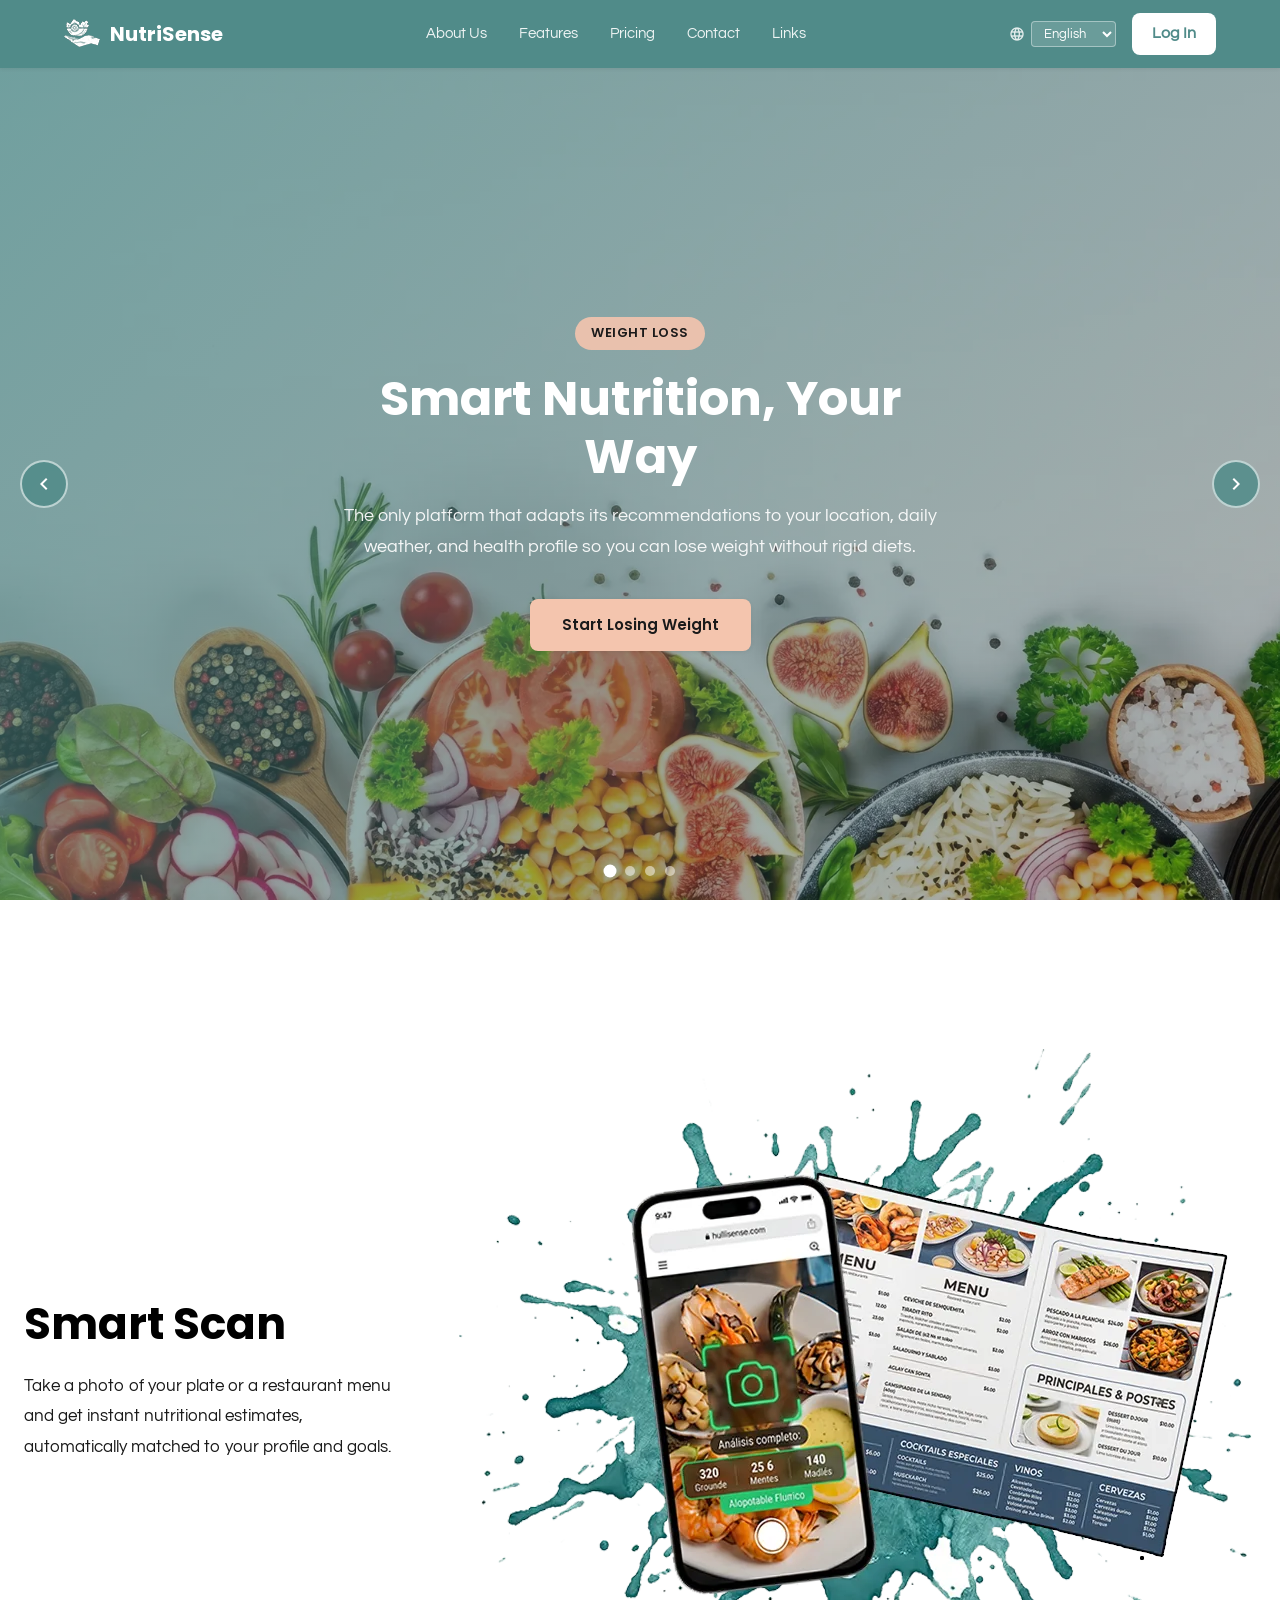
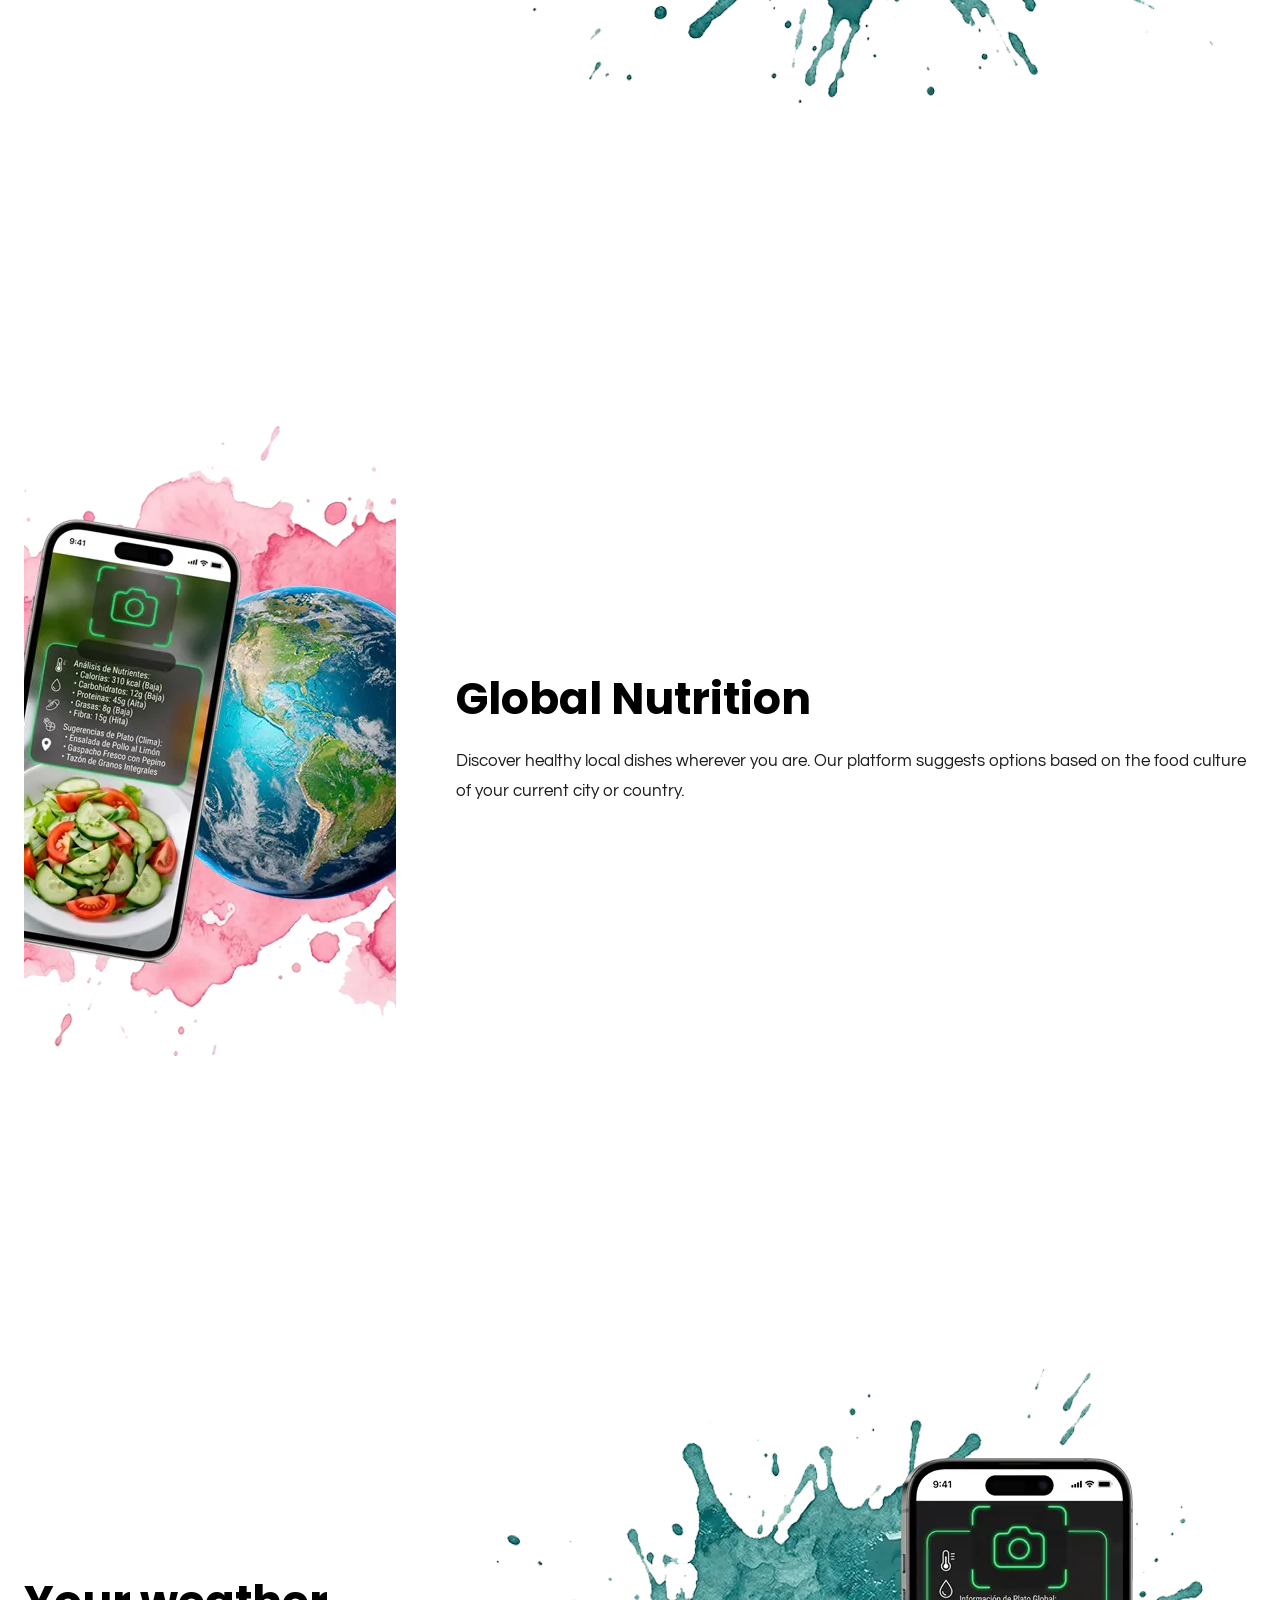
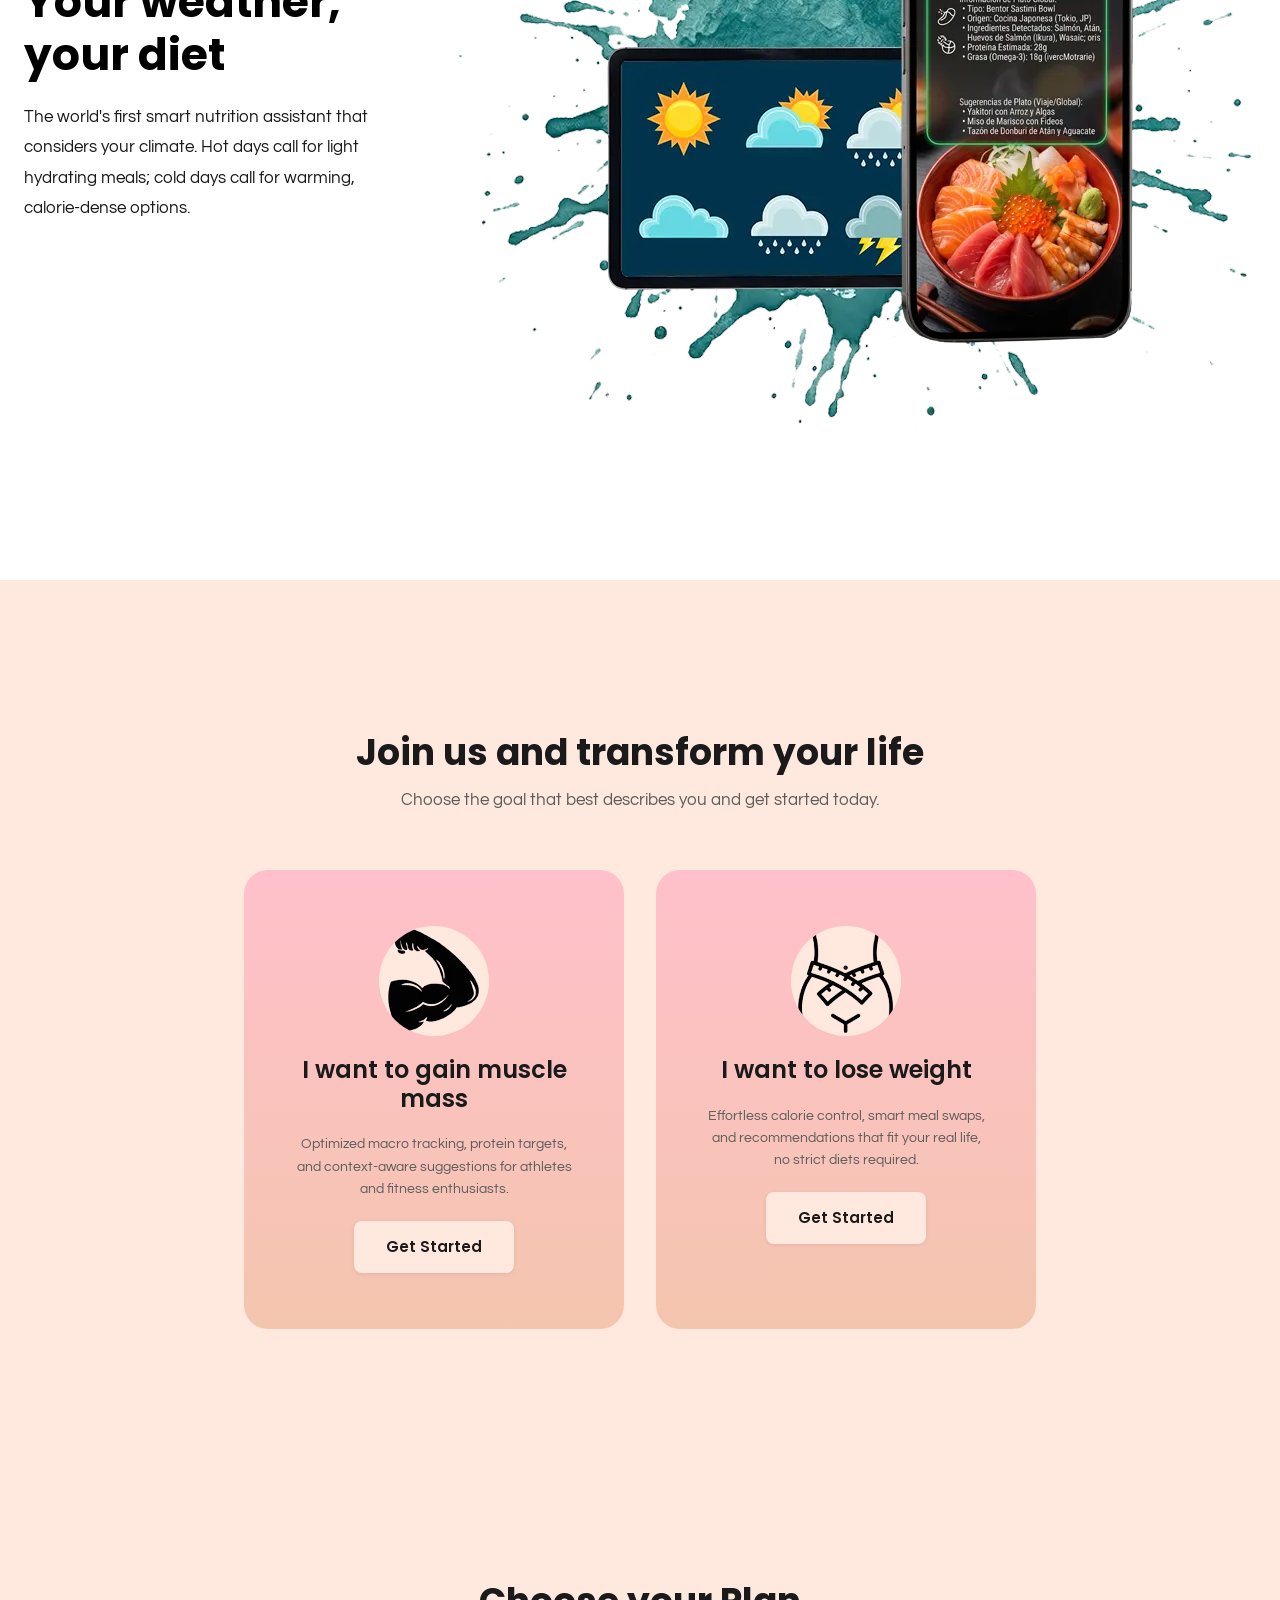
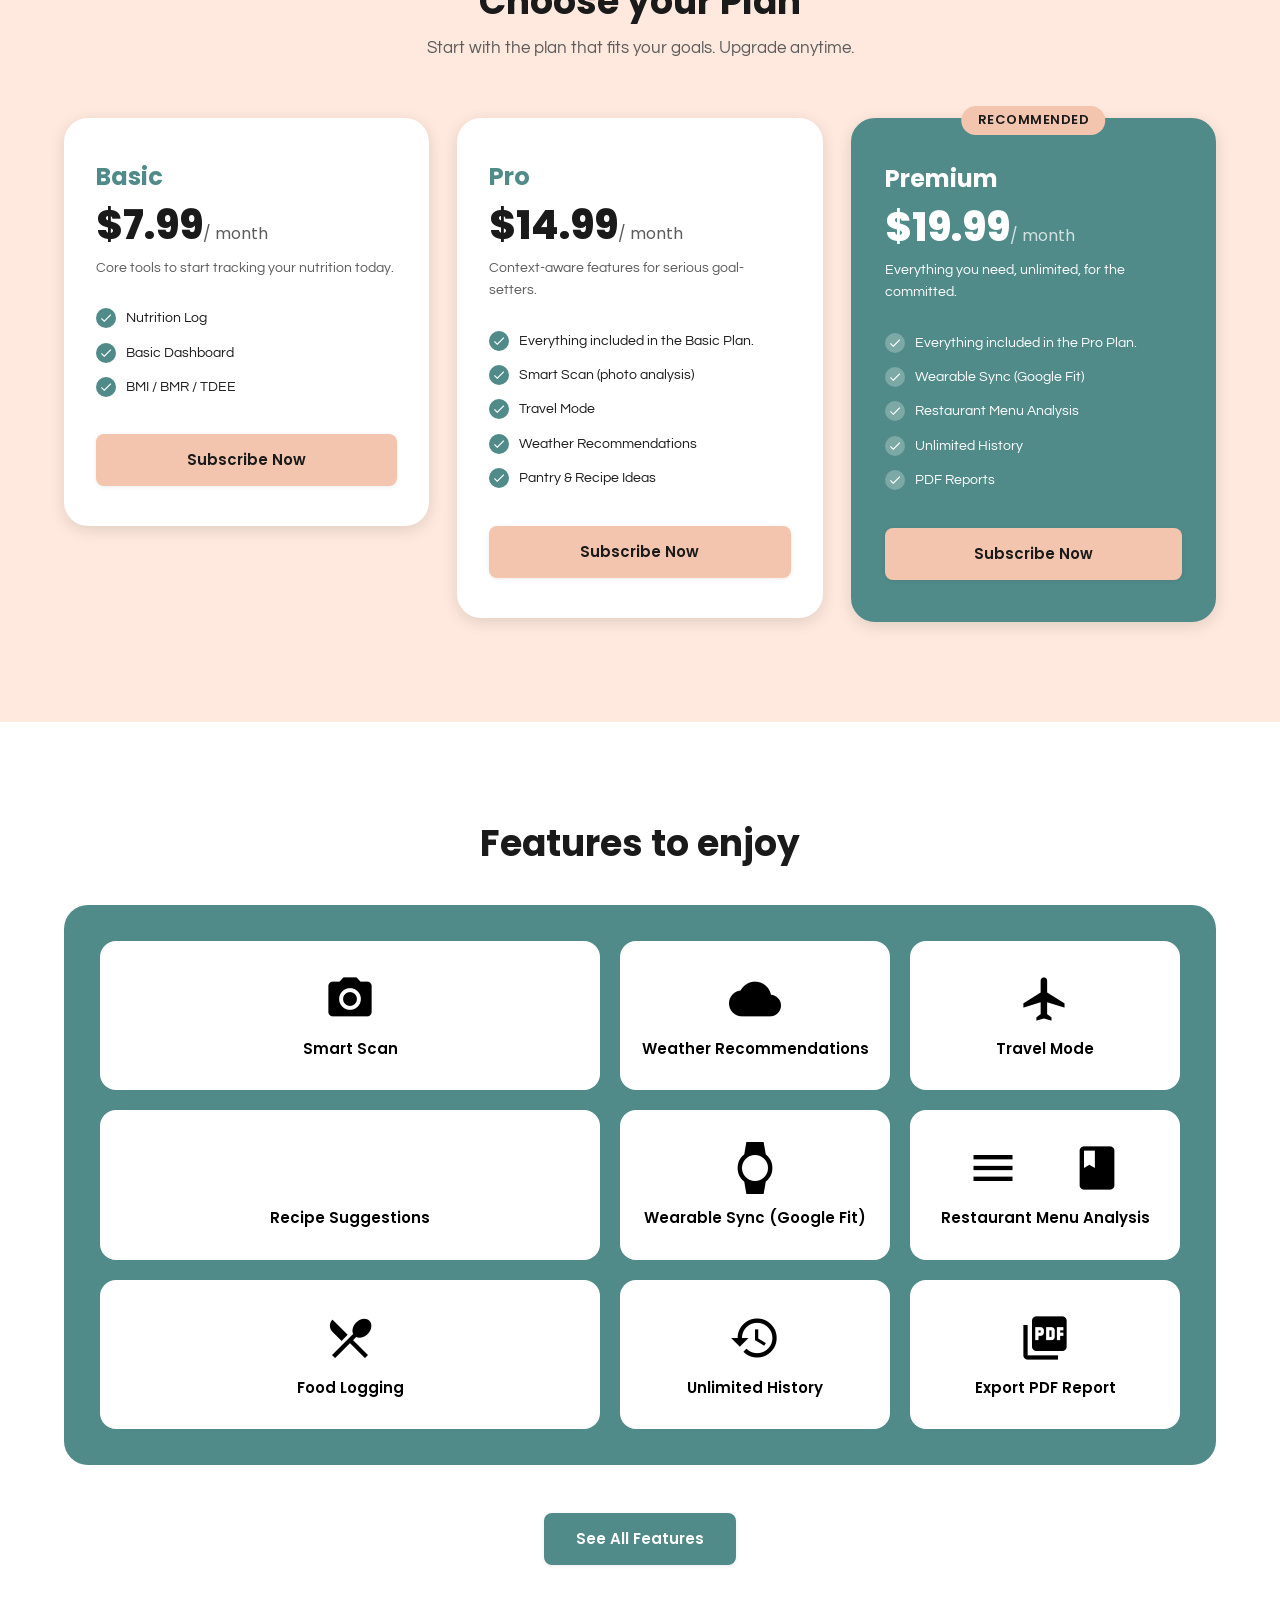
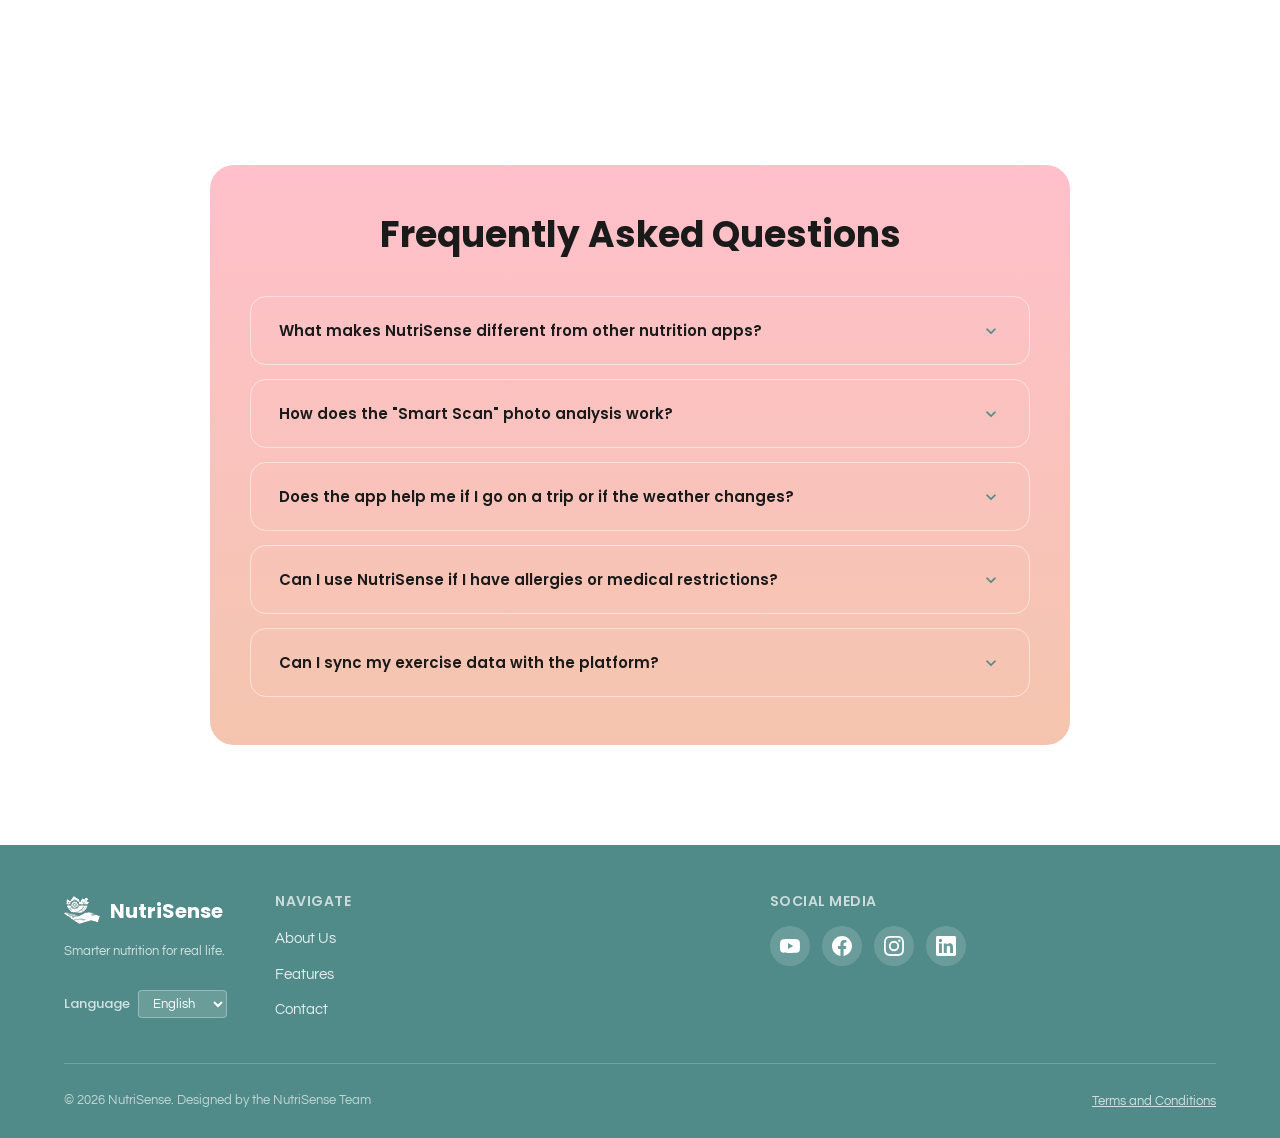
<file: index.html>
<!DOCTYPE html>
<html lang="en-US" class="snap-page">
<head>
  <meta charset="UTF-8" />
  <meta name="viewport" content="width=device-width, initial-scale=1.0" />

  <!-- SEO Meta Tags -->
  <title>NutriSense: Smart Nutrition, Your Way</title>
  <meta name="description" content="NutriSense is the smart nutrition platform that adapts meal recommendations to your location, weather, and health profile. Lose weight or gain muscle, on your terms." />
  <meta name="keywords" content="nutrition app, calorie tracker, smart nutrition, weight loss, muscle gain, meal planner, food tracker, NutriSense, diet app, healthy eating" />
  <meta name="author" content="NutriSense Team" />
  <meta name="robots" content="index, follow" />

  <!-- Open Graph -->
  <meta property="og:title" content="NutriSense: Smart Nutrition, Your Way" />
  <meta property="og:description" content="Adapt your nutrition to your life: weather, location, and goals all in one platform." />
  <meta property="og:type" content="website" />
  <meta property="og:url" content="https://upc-pre-202610-1asi0730-12053-nutrisens.github.io/nutrisense-website/" />
  <meta property="og:image" content="https://upc-pre-202610-1asi0730-12053-nutrisens.github.io/nutrisense-website/assets/images/og-image.webp" />

  <!-- Twitter Card -->
  <meta name="twitter:card" content="summary_large_image" />
  <meta name="twitter:title" content="NutriSense: Smart Nutrition, Your Way" />
  <meta name="twitter:description" content="Adapt your nutrition to your life: weather, location, and goals all in one platform." />

  <link rel="canonical" href="https://upc-pre-202610-1asi0730-12053-nutrisens.github.io/nutrisense-website/" />
  <link rel="stylesheet" href="css/styles.css" />
</head>
<body>

  <!-- Skip to main content (accessibility) -->
  <a class="skip-link" href="#main-content">Skip to main content</a>

     <!-- ============================================================
       NAVIGATION
       ============================================================ -->
  <header role="banner">
    <nav class="navbar" role="navigation" aria-label="Main navigation">
      <div class="container">
        <!-- Logo -->
        <a class="navbar__logo" href="index.html" aria-label="NutriSense Home">
          <img src="assets/images/logo.webp" alt="NutriSense logo" width="36" height="36" />
          <span>NutriSense</span>
        </a>

        <!-- Desktop links -->
        <ul class="navbar__links" role="list">
          <li><a href="about-us.html" data-i18n="nav_about">About Us</a></li>
          <li><a href="features.html" data-i18n="nav_features">Features</a></li>
          <li><a href="#plans" data-i18n="nav_pricing">Pricing</a></li>
          <li><a href="contact.html" data-i18n="nav_contact">Contact</a></li>
          <li><a href="#footer-social" data-i18n="nav_links">Links</a></li>
        </ul>

        <!-- Desktop controls -->
        <div class="navbar__controls">
          <div class="navbar__lang" aria-label="Language selector">
            <span class="material-icons" aria-hidden="true" style="font-size:16px">language</span>
            <select class="lang-select" aria-label="Select language" title="Select language">
              <option value="en">English</option>
              <option value="es">Español</option>
            </select>
          </div>
          <a href="https://app-sense.nutriproject.xyz/" class="navbar__login" data-i18n="nav_login" aria-label="Log in to NutriSense">Log In</a>
        </div>

        <!-- Hamburger (mobile) -->
        <button class="navbar__hamburger" aria-label="Open navigation menu" aria-expanded="false" aria-controls="mobileMenu">
          <span></span><span></span><span></span>
        </button>
      </div>
    </nav>

    <!-- Overlay backdrop -->
    <div class="navbar__overlay" id="navOverlay" aria-hidden="true"></div>

    <!-- Mobile drawer (right side) -->
    <div class="navbar__mobile" id="mobileMenu" role="dialog" aria-label="Mobile navigation menu">
      <div class="navbar__mobile-header">
        <span class="navbar__mobile-brand">
          <img src="assets/images/logo.webp" alt="NutriSense" width="28" height="28" />
          <span>NutriSense</span>
        </span>
        <button class="navbar__mobile-close" aria-label="Close navigation menu">
          <span class="material-icons">close</span>
        </button>
      </div>
      <a href="about-us.html" data-i18n="nav_about">About Us</a>
      <a href="features.html" data-i18n="nav_features">Features</a>
      <a href="#plans" data-i18n="nav_pricing">Pricing</a>
      <a href="contact.html" data-i18n="nav_contact">Contact</a>
      <a href="#footer-social" data-i18n="nav_links">Links</a>
      <a href="https://app-sense.nutriproject.xyz/" class="navbar__login" data-i18n="nav_login">Log In</a>
      <div class="navbar__lang" aria-label="Language selector">
        <span class="material-icons" aria-hidden="true" style="font-size:16px">language</span>
        <select class="lang-select" aria-label="Select language" title="Select language">
          <option value="en">English</option>
          <option value="es">Español</option>
        </select>
      </div>
    </div>
  </header>

  <!-- ============================================================
       MAIN CONTENT
       ============================================================ -->
  <main id="main-content" class="page-content">

    <!-- ============================================================
         HERO CAROUSEL
         ============================================================ -->
    <section class="hero" aria-label="Hero carousel" aria-roledescription="carousel">

      <div class="hero__track" role="list">

        <!-- Slide 1 — Lose Weight CTA -->
        <article class="hero__slide hero__slide--cta" role="listitem" aria-label="Slide 1 of 4: Weight Loss" aria-hidden="false">
          <div class="hero__slide-bg" style="background-image: url('assets/images/hero-lose-weight.webp');"></div>
          <div class="hero__slide-content">
            <span class="hero__tag" data-i18n="hero1_tag">Weight Loss</span>
            <h1 data-i18n="hero1_title">Smart Nutrition, Your Way</h1>
            <p data-i18n="hero1_subtitle">The only platform that adapts your goals and recommendations to your location, your city's weather, and your lifestyle in real time.</p>
            <a href="https://app-sense.nutriproject.xyz/subscribe"
               class="btn btn-primary"
               data-i18n="hero1_cta"
               aria-label="Start losing weight">Start Losing Weight</a>
          </div>
        </article>

        <!-- Slide 2 — Gain Muscle CTA -->
        <article class="hero__slide hero__slide--cta" role="listitem" aria-label="Slide 2 of 4: Muscle Gain" aria-hidden="true">
          <div class="hero__slide-bg" style="background-image: url('assets/images/hero-muscle.webp');"></div>
          <div class="hero__slide-content">
            <span class="hero__tag" data-i18n="hero2_tag">Muscle Gain</span>
            <h1 data-i18n="hero2_title">Build Your Best Body</h1>
            <p data-i18n="hero2_subtitle">Track your macros intelligently. Get contextual meal suggestions tailored to your muscle-gain goals — wherever you are, whatever the weather.</p>
            <a href="https://app-sense.nutriproject.xyz/subscribe"
               class="btn btn-primary"
               data-i18n="hero2_cta"
               aria-label="Start building muscle">Start Building Muscle</a>
          </div>
        </article>

        <!-- Slide 3 — About the Product Video -->
        <article class="hero__slide hero__slide--video" role="listitem" aria-label="Slide 3 of 4: About the Product video" aria-hidden="true">
          <h2 data-i18n="hero3_title">About the Product</h2>
          <p data-i18n="hero3_sub">Watch how NutriSense transforms your nutrition journey</p>
          <div class="hero__video-wrapper">
            <iframe
              id="yt-product"
              src="https://www.youtube.com/embed/SVcXm9BX4AM?enablejsapi=1"
              title="NutriSense: About the Product"
              allow="accelerometer; autoplay; clipboard-write; encrypted-media; gyroscope; picture-in-picture"
              allowfullscreen
              loading="lazy"
              aria-label="NutriSense product promotional video"></iframe>
          </div>
        </article>

        <!-- Slide 4 — About the Team Video -->
        <article class="hero__slide hero__slide--video" role="listitem" aria-label="Slide 4 of 4: About the Team video" aria-hidden="true">
          <h2 data-i18n="hero4_title">Meet Our Team</h2>
          <p data-i18n="hero4_sub">The people behind the platform that puts your health first</p>
          <div class="hero__video-wrapper">
            <iframe
              id="yt-team"
              src="https://www.youtube.com/embed/8N4d2Y9cWtA?enablejsapi=1"
              title="NutriSense: About the Team"
              allow="accelerometer; autoplay; clipboard-write; encrypted-media; gyroscope; picture-in-picture"
              allowfullscreen
              loading="lazy"
              aria-label="NutriSense team introduction video"></iframe>
          </div>
        </article>

      </div><!-- /.hero__track -->

      <!-- Prev / Next buttons -->
      <button class="hero__btn hero__btn--prev" aria-label="Previous slide">
        <span class="material-icons" aria-hidden="true">chevron_left</span>
      </button>
      <button class="hero__btn hero__btn--next" aria-label="Next slide">
        <span class="material-icons" aria-hidden="true">chevron_right</span>
      </button>

      <!-- Dot indicators -->
      <div class="hero__dots" role="tablist" aria-label="Carousel slide indicators">
        <button class="hero__dot is-active" role="tab" aria-label="Go to slide 1" aria-current="true"></button>
        <button class="hero__dot" role="tab" aria-label="Go to slide 2"></button>
        <button class="hero__dot" role="tab" aria-label="Go to slide 3"></button>
        <button class="hero__dot" role="tab" aria-label="Go to slide 4"></button>
      </div>
    </section><!-- /.hero -->

    <!-- ============================================================
         SMART SCAN SECTION
         ============================================================ -->
    <section class="feat-section feat-section--text-left" aria-labelledby="ss-heading">
      <div class="feat-section__content">
        <div class="feat-section__text">
          <h2 id="ss-heading" data-i18n="fh1_title">Smart Scan</h2>
          <p data-i18n="fh1_desc">Take a photo of your plate or a restaurant menu and get instant nutritional estimates — automatically matched to your profile and goals.</p>
        </div>
        <div class="feat-section__img-wrap">
          <img src="assets/images/feature-smart-scan.webp" alt="Smart Scan: food photo analysis" loading="lazy" />
        </div>
      </div>
    </section>

    <!-- ============================================================
         GLOBAL NUTRITION SECTION
         ============================================================ -->
    <section class="feat-section feat-section--img-left" aria-labelledby="gn-heading">
      <div class="feat-section__content">
        <div class="feat-section__text">
          <h2 id="gn-heading" data-i18n="fh2_title">Global Nutrition</h2>
          <p data-i18n="fh2_desc">Discover healthy local dishes wherever you are. Our platform suggests options based on the food culture of your current city or country.</p>
        </div>
        <div class="feat-section__img-wrap">
          <img src="assets/images/feature-global.webp" alt="Global Nutrition: local dish suggestions" loading="lazy" />
        </div>
      </div>
    </section>

    <!-- ============================================================
         YOUR WEATHER YOUR DIET SECTION
         ============================================================ -->
    <section class="feat-section" aria-labelledby="weather-heading">
      <div class="feat-section__content">
        <div class="feat-section__text">
          <h2 id="weather-heading" data-i18n="weather_title">Your weather, your diet</h2>
          <p data-i18n="weather_subtitle">The world's first smart nutrition assistant that considers your climate. Hot days call for light hydrating meals; cold days call for warming, calorie-dense options.</p>
        </div>
        <div class="feat-section__img-wrap">
          <img src="assets/images/weather-food.webp" alt="Meals recommended based on weather" loading="lazy" />
        </div>
      </div>
    </section>

    <!-- ============================================================
         SEGMENTS — Call to Action per segment
         ============================================================ -->
    <section class="segments" id="segments" aria-labelledby="segments-heading">
      <div class="container">
        <h2 id="segments-heading" data-i18n="seg_title">Join us and transform your life</h2>
        <p class="segments__subtitle" data-i18n="seg_subtitle">Choose the goal that best describes you and get started today.</p>

        <div class="segments__cards">

          <!-- Segment 1: Muscle Gain -->
          <article class="segment-card" aria-label="Segment: Muscle Gain">
            <div class="segment-card__icon">
              <img src="assets/images/gainmuscle_logo.webp" alt="Gain muscle mass" />
            </div>
            <h3 data-i18n="seg1_title">I want to gain muscle mass</h3>
            <p data-i18n="seg1_desc">Optimized macro tracking, protein targets, and context-aware suggestions for athletes and fitness enthusiasts.</p>
            <a href="https://app-sense.nutriproject.xyz/subscribe"
               class="btn btn-primary"
               data-i18n="seg1_cta"
               aria-label="Get started with muscle gain plan">Get Started</a>
          </article>

          <!-- Segment 2: Weight Loss -->
          <article class="segment-card" aria-label="Segment: Weight Loss">
            <div class="segment-card__icon">
              <img src="assets/images/loseweight_logo.webp" alt="Lose weight" />
            </div>
            <h3 data-i18n="seg2_title">I want to lose weight</h3>
            <p data-i18n="seg2_desc">Effortless calorie control, smart meal swaps, and recommendations that fit your real life — no strict diets required.</p>
            <a href="https://app-sense.nutriproject.xyz/subscribe"
               class="btn btn-primary"
               data-i18n="seg2_cta"
               aria-label="Get started with weight loss plan">Get Started</a>
          </article>

        </div>
      </div>
    </section>

    
    <!-- ============================================================
         PLANS / PRICING
         ============================================================ -->
    <section class="plans" id="plans" aria-labelledby="plans-heading">
      <div class="container">
        <h2 id="plans-heading" class="section-title" data-i18n="plans_title">Choose your Plan</h2>
        <p class="plans__subtitle" data-i18n="plans_subtitle">Start with the plan that fits your goals. Upgrade anytime.</p>

        <div class="plans__grid" role="list">

          <!-- Basic Plan -->
          <article class="plan-card" role="listitem" aria-label="Basic Plan">
            <div class="plan-card__name" data-i18n="plan_basic">Basic</div>
            <div class="plan-card__price">$7.99<span data-i18n="plan_month">/ month</span></div>
            <p class="plan-card__desc" data-i18n="plan_basic_desc">Core tools to start tracking your nutrition today.</p>
            <ul class="plan-card__features" aria-label="Basic plan features">
              <li class="plan-feature">
                <span class="plan-feature__icon plan-feature__icon--yes" aria-hidden="true"><span class="material-icons" style="font-size:14px">check</span></span>
                <span data-i18n="pf_nutrition_log">Nutrition Log</span>
              </li>
              <li class="plan-feature">
                <span class="plan-feature__icon plan-feature__icon--yes" aria-hidden="true"><span class="material-icons" style="font-size:14px">check</span></span>
                <span data-i18n="pf_basic_dashboard">Basic Dashboard</span>
              </li>
              <li class="plan-feature">
                <span class="plan-feature__icon plan-feature__icon--yes" aria-hidden="true"><span class="material-icons" style="font-size:14px">check</span></span>
                <span data-i18n="pf_body_metrics">BMI / BMR / TDEE</span>
              </li>
            </ul>
            <a href="https://app-sense.nutriproject.xyz/subscribe?plan=basic" class="btn btn-primary" data-i18n="plan_cta" aria-label="Subscribe to Basic plan">Subscribe Now</a>
          </article>

          <!-- Pro Plan -->
          <article class="plan-card" role="listitem" aria-label="Pro Plan">

            <div class="plan-card__name" data-i18n="plan_pro">Pro</div>
            <div class="plan-card__price">$14.99<span data-i18n="plan_month">/ month</span></div>
            <p class="plan-card__desc" data-i18n="plan_pro_desc">Context-aware features for serious goal-setters.</p>
            <ul class="plan-card__features" aria-label="Pro plan features">
              <li class="plan-feature">
                <span class="plan-feature__icon plan-feature__icon--yes" aria-hidden="true"><span class="material-icons" style="font-size:14px">check</span></span>
                <span>Everything included in the Basic Plan.</span>
              </li>
              <li class="plan-feature">
                <span class="plan-feature__icon plan-feature__icon--yes" aria-hidden="true"><span class="material-icons" style="font-size:14px">check</span></span>
                <span data-i18n="pf_smart_scan">Smart Scan</span>
              </li>
              <li class="plan-feature">
                <span class="plan-feature__icon plan-feature__icon--yes" aria-hidden="true"><span class="material-icons" style="font-size:14px">check</span></span>
                <span data-i18n="pf_travel_mode">Travel Mode</span>
              </li>
              <li class="plan-feature">
                <span class="plan-feature__icon plan-feature__icon--yes" aria-hidden="true"><span class="material-icons" style="font-size:14px">check</span></span>
                <span data-i18n="pf_weather_recs">Weather Recommendations</span>
              </li>
              <li class="plan-feature">
                <span class="plan-feature__icon plan-feature__icon--yes" aria-hidden="true"><span class="material-icons" style="font-size:14px">check</span></span>
                <span data-i18n="pf_pantry">Pantry &amp; Recipe Ideas</span>
              </li>
            </ul>
            <a href="https://app-sense.nutriproject.xyz/subscribe?plan=pro" class="btn btn-primary" data-i18n="plan_cta" aria-label="Subscribe to Pro plan">Subscribe Now</a>
          </article>

          <!-- Premium Plan (featured) -->
          <article class="plan-card plan-card--featured plan-card--recommended" role="listitem" aria-label="Premium Plan: Recommended">
            <div class="plan-card__badge" data-i18n="plan_recommended">Recommended</div>
            <div class="plan-card__name" data-i18n="plan_premium">Premium</div>
            <div class="plan-card__price">$19.99<span data-i18n="plan_month">/ month</span></div>
            <p class="plan-card__desc" data-i18n="plan_premium_desc">Everything you need, unlimited — for the committed.</p>
            <ul class="plan-card__features" aria-label="Premium plan features">
              <li class="plan-feature">
                <span class="plan-feature__icon plan-feature__icon--yes" aria-hidden="true"><span class="material-icons" style="font-size:14px">check</span></span>
                <span>Everything included in the Pro Plan.</span>
              </li>
              <li class="plan-feature">
                <span class="plan-feature__icon plan-feature__icon--yes" aria-hidden="true"><span class="material-icons" style="font-size:14px">check</span></span>
                <span data-i18n="pf_wearable">Wearable Sync</span>
              </li>
              <li class="plan-feature">
                <span class="plan-feature__icon plan-feature__icon--yes" aria-hidden="true"><span class="material-icons" style="font-size:14px">check</span></span>
                <span data-i18n="pf_menu_analysis">Menu Analysis</span>
              </li>
              <li class="plan-feature">
                <span class="plan-feature__icon plan-feature__icon--yes" aria-hidden="true"><span class="material-icons" style="font-size:14px">check</span></span>
                <span data-i18n="pf_unlimited_hist">Unlimited History</span>
              </li>
              <li class="plan-feature">
                <span class="plan-feature__icon plan-feature__icon--yes" aria-hidden="true"><span class="material-icons" style="font-size:14px">check</span></span>
                <span data-i18n="pf_pdf_reports">PDF Reports</span>
              </li>
            </ul>
            <a href="https://app-sense.nutriproject.xyz/subscribe?plan=premium" class="btn btn-primary" data-i18n="plan_cta" aria-label="Subscribe to Premium plan">Subscribe Now</a>
          </article>

        </div>
      </div>
    </section>

    <!-- ============================================================
         FEATURES GRID (3×3 teal container)
         ============================================================ -->
    <section class="features-grid" id="features" aria-labelledby="feat-heading">
      <div class="container">
        <h2 id="feat-heading" class="section-title" data-i18n="feat_title">Features to enjoy</h2>

        <div class="features-teal-wrap">
          <div class="features-teal-grid" role="list">

            <!-- Row 1 -->
            <article class="feat-card" role="listitem" aria-label="Smart Scan">
              <span class="material-icons" aria-hidden="true">photo_camera</span>
              <h3>Smart Scan</h3>
            </article>

            <article class="feat-card" role="listitem" aria-label="Weather Recommendations">
              <span class="material-icons" aria-hidden="true">cloud</span>
              <h3>Weather Recommendations</h3>
            </article>

            <article class="feat-card" role="listitem" aria-label="Travel Mode">
              <span class="material-icons" aria-hidden="true">flight</span>
              <h3>Travel Mode</h3>
            </article>

            <!-- Row 2 -->
            <article class="feat-card" role="listitem" aria-label="Recipe Suggestions">
              <span class="material-icons" aria-hidden="true">lightbulb</span>
              <h3>Recipe Suggestions</h3>
            </article>

            <article class="feat-card" role="listitem" aria-label="Wearable Sync (Google Fit)">
              <span class="material-icons" aria-hidden="true">watch</span>
              <h3>Wearable Sync (Google Fit)</h3>
            </article>

            <article class="feat-card" role="listitem" aria-label="Restaurant Menu Analysis">
              <span class="material-icons" aria-hidden="true">menu_book</span>
              <h3>Restaurant Menu Analysis</h3>
            </article>

            <!-- Row 3 -->
            <article class="feat-card" role="listitem" aria-label="Food Logging">
              <span class="material-icons" aria-hidden="true">restaurant_menu</span>
              <h3>Food Logging</h3>
            </article>

            <article class="feat-card" role="listitem" aria-label="Unlimited History">
              <span class="material-icons" aria-hidden="true">history</span>
              <h3>Unlimited History</h3>
            </article>

            <article class="feat-card" role="listitem" aria-label="Export PDF Report">
              <span class="material-icons" aria-hidden="true">picture_as_pdf</span>
              <h3>Export PDF Report</h3>
            </article>

          </div>
        </div>

        <div class="features-grid__cta">
          <a href="features.html" class="btn btn-primary-teal" data-i18n="feat_see_all" aria-label="See the full features list">See All Features</a>
        </div>
      </div>
    </section>

    <!-- ============================================================
         FAQ
         ============================================================ -->
    <section class="faq" id="faq" aria-labelledby="faq-heading">
      <div class="container">
        <div class="faq__gradient-wrap">
          <h2 id="faq-heading" class="section-title faq__gradient-title" data-i18n="faq_title">Frequently Asked Questions</h2>
          <div class="faq__list" role="list">

            <div class="faq-item" role="listitem">
              <button class="faq-item__question" aria-expanded="false">
                <span data-i18n="faq1_q">What makes NutriSense different from other nutrition apps?</span>
                <span class="material-icons faq-item__chevron" aria-hidden="true">expand_more</span>
              </button>
              <div class="faq-item__answer" role="region">
                <p data-i18n="faq1_a">NutriSense is the only platform that combines visual food analysis (Smart Scan), real-time weather recommendations, travel mode with local dish suggestions, and pantry-based recipe ideas — all tailored to your individual health profile and dietary restrictions.</p>
              </div>
            </div>

            <div class="faq-item" role="listitem">
              <button class="faq-item__question" aria-expanded="false">
                <span data-i18n="faq2_q">How does the "Smart Scan" photo analysis work?</span>
                <span class="material-icons faq-item__chevron" aria-hidden="true">expand_more</span>
              </button>
              <div class="faq-item__answer" role="region">
                <p data-i18n="faq2_a">Simply take a photo of your plate or a restaurant menu. NutriSense uses computer vision to identify the food items and cross-references our nutritional database to estimate calories and macros. You review and confirm the result before it's saved to your log.</p>
              </div>
            </div>

            <div class="faq-item" role="listitem">
              <button class="faq-item__question" aria-expanded="false">
                <span data-i18n="faq3_q">Does the app help me if I go on a trip or if the weather changes?</span>
                <span class="material-icons faq-item__chevron" aria-hidden="true">expand_more</span>
              </button>
              <div class="faq-item__answer" role="region">
                <p data-i18n="faq3_a">Yes! Travel Mode detects or lets you enter your current city/country and suggests healthy local dishes compatible with your profile. The weather engine updates meal recommendations daily based on real-time conditions in your location.</p>
              </div>
            </div>

            <div class="faq-item" role="listitem">
              <button class="faq-item__question" aria-expanded="false">
                <span data-i18n="faq4_q">Can I use NutriSense if I have allergies or medical restrictions?</span>
                <span class="material-icons faq-item__chevron" aria-hidden="true">expand_more</span>
              </button>
              <div class="faq-item__answer" role="region">
                <p data-i18n="faq4_a">Absolutely. During profile setup you can specify allergies, intolerances, and medical conditions (diabetes, hypertension, celiac disease, etc.). These filters are applied permanently to every recommendation and search result throughout the app.</p>
              </div>
            </div>

            <div class="faq-item" role="listitem">
              <button class="faq-item__question" aria-expanded="false">
                <span data-i18n="faq5_q">Can I sync my exercise data with the platform?</span>
                <span class="material-icons faq-item__chevron" aria-hidden="true">expand_more</span>
              </button>
              <div class="faq-item__answer" role="region">
                <p data-i18n="faq5_a">Premium subscribers can connect Google Fit to automatically import daily steps and active calories burned. These calories are factored into your daily balance in real time. Users without a wearable can also log activity manually.</p>
              </div>
            </div>

          </div>
        </div>
      </div>
    </section>

  </main>

    
  <!-- ============================================================
       FOOTER
       ============================================================ -->
  <footer class="footer" role="contentinfo">
    <div class="container">
      <div class="footer__main">

        <!-- Brand -->
        <div class="footer__brand">
          <a class="footer__logo" href="index.html" aria-label="NutriSense Home">
            <img src="assets/images/logo.webp" alt="NutriSense logo" width="36" height="36" />
            <span>NutriSense</span>
          </a>
          <p class="footer__tagline" data-i18n="footer_tagline">Smarter nutrition for real life.</p>

          <!-- Language -->
          <div class="footer__lang">
            <label for="footer-lang-select" data-i18n="footer_lang">Language</label>
            <select id="footer-lang-select" class="lang-select" aria-label="Select language">
              <option value="en">English</option>
              <option value="es">Español</option>
            </select>
          </div>
        </div>

        <!-- Navigation links -->
        <nav class="footer__nav" aria-label="Footer navigation">
          <h4 data-i18n="footer_nav_head">Navigate</h4>
          <ul role="list">
            <li><a href="about-us.html" data-i18n="nav_about">About Us</a></li>
            <li><a href="features.html" data-i18n="nav_features">Features</a></li>
            <li><a href="contact.html" data-i18n="nav_contact">Contact</a></li>
          </ul>
        </nav>

        <!-- Social Media -->
        <div class="footer__nav">
          <h4 data-i18n="footer_social" id="footer-social">Social Media</h4>
          <div class="footer__social" role="list" aria-label="Social media links">

            <a href="https://www.youtube.com/@nutrisense" class="social-link" role="listitem"
               aria-label="NutriSense on YouTube" target="_blank" rel="noopener noreferrer">
              <svg viewBox="0 0 24 24" aria-hidden="true" focusable="false"><path d="M23.5 6.2a3 3 0 0 0-2.1-2.1C19.5 3.6 12 3.6 12 3.6s-7.5 0-9.4.5A3 3 0 0 0 .5 6.2C0 8.1 0 12 0 12s0 3.9.5 5.8a3 3 0 0 0 2.1 2.1c1.9.5 9.4.5 9.4.5s7.5 0 9.4-.5a3 3 0 0 0 2.1-2.1c.5-1.9.5-5.8.5-5.8s0-3.9-.5-5.8zm-13.9 9.4V8.4l6.3 3.6-6.3 3.6z"/></svg>
            </a>

            <a href="https://www.facebook.com/nutrisense" class="social-link" role="listitem"
               aria-label="NutriSense on Facebook" target="_blank" rel="noopener noreferrer">
              <svg viewBox="0 0 24 24" aria-hidden="true" focusable="false"><path d="M24 12.07C24 5.41 18.63 0 12 0S0 5.4 0 12.07C0 18.1 4.39 23.1 10.13 24v-8.44H7.08v-3.49h3.04V9.41c0-3.02 1.8-4.7 4.54-4.7 1.31 0 2.68.24 2.68.24v2.97h-1.5c-1.5 0-1.96.93-1.96 1.89v2.26h3.32l-.53 3.49h-2.8V24C19.62 23.1 24 18.1 24 12.07z"/></svg>
            </a>

            <a href="https://www.instagram.com/nutrisense" class="social-link" role="listitem"
               aria-label="NutriSense on Instagram" target="_blank" rel="noopener noreferrer">
              <svg viewBox="0 0 24 24" aria-hidden="true" focusable="false"><path d="M12 2.16c3.2 0 3.58.01 4.84.07 3.25.15 4.77 1.69 4.92 4.92.06 1.27.07 1.64.07 4.83s-.01 3.58-.07 4.84c-.15 3.23-1.66 4.78-4.92 4.92-1.26.06-1.63.07-4.84.07-3.2 0-3.58-.01-4.84-.07-3.26-.14-4.78-1.7-4.92-4.92C2.17 15.58 2.16 15.2 2.16 12c0-3.2.01-3.58.07-4.84C2.38 3.86 3.9 2.3 7.16 2.23 8.42 2.17 8.8 2.16 12 2.16zM12 0C8.74 0 8.33.01 7.05.07 2.7.27.27 2.7.07 7.05.01 8.33 0 8.74 0 12c0 3.26.01 3.67.07 4.95.2 4.36 2.62 6.78 6.98 6.98C8.33 23.99 8.74 24 12 24c3.26 0 3.67-.01 4.95-.07 4.35-.2 6.78-2.62 6.98-6.98.06-1.28.07-1.69.07-4.95 0-3.26-.01-3.67-.07-4.95C23.73 2.71 21.31.27 16.95.07 15.67.01 15.26 0 12 0zm0 5.84a6.16 6.16 0 1 0 0 12.32 6.16 6.16 0 0 0 0-12.32zM12 16a4 4 0 1 1 0-8 4 4 0 0 1 0 8zm6.4-11.85a1.44 1.44 0 1 0 0 2.88 1.44 1.44 0 0 0 0-2.88z"/></svg>
            </a>

            <a href="https://www.linkedin.com/company/nutrisense" class="social-link" role="listitem"
               aria-label="NutriSense on LinkedIn" target="_blank" rel="noopener noreferrer">
              <svg viewBox="0 0 24 24" aria-hidden="true" focusable="false"><path d="M20.45 20.45h-3.56v-5.57c0-1.33-.03-3.04-1.85-3.04-1.85 0-2.13 1.45-2.13 2.94v5.67H9.35V9h3.41v1.56h.05c.48-.9 1.64-1.85 3.37-1.85 3.6 0 4.27 2.37 4.27 5.45v6.29zM5.34 7.43a2.07 2.07 0 1 1 0-4.14 2.07 2.07 0 0 1 0 4.14zm1.78 13.02H3.55V9h3.57v11.45zM22.23 0H1.77C.79 0 0 .77 0 1.72v20.56C0 23.23.8 24 1.77 24h20.46c.98 0 1.77-.77 1.77-1.72V1.72C24 .77 23.2 0 22.23 0z"/></svg>
            </a>

          </div>
        </div>

      </div>

      <!-- Bottom bar -->
      <div class="footer__bottom">
        <p class="footer__copy" data-i18n="footer_copy">© 2026 NutriSense. Designed by the NutriSense Team</p>
        <div class="footer__terms">
          <a href="terms.html" data-i18n="footer_terms">Terms and Conditions</a>
        </div>
      </div>
    </div>
  </footer>
  
  <script src="https://www.youtube.com/iframe_api"></script>
  <script src="js/i18n.js"></script>
  <script src="js/main.js"></script>
</body>
</html>
</file>
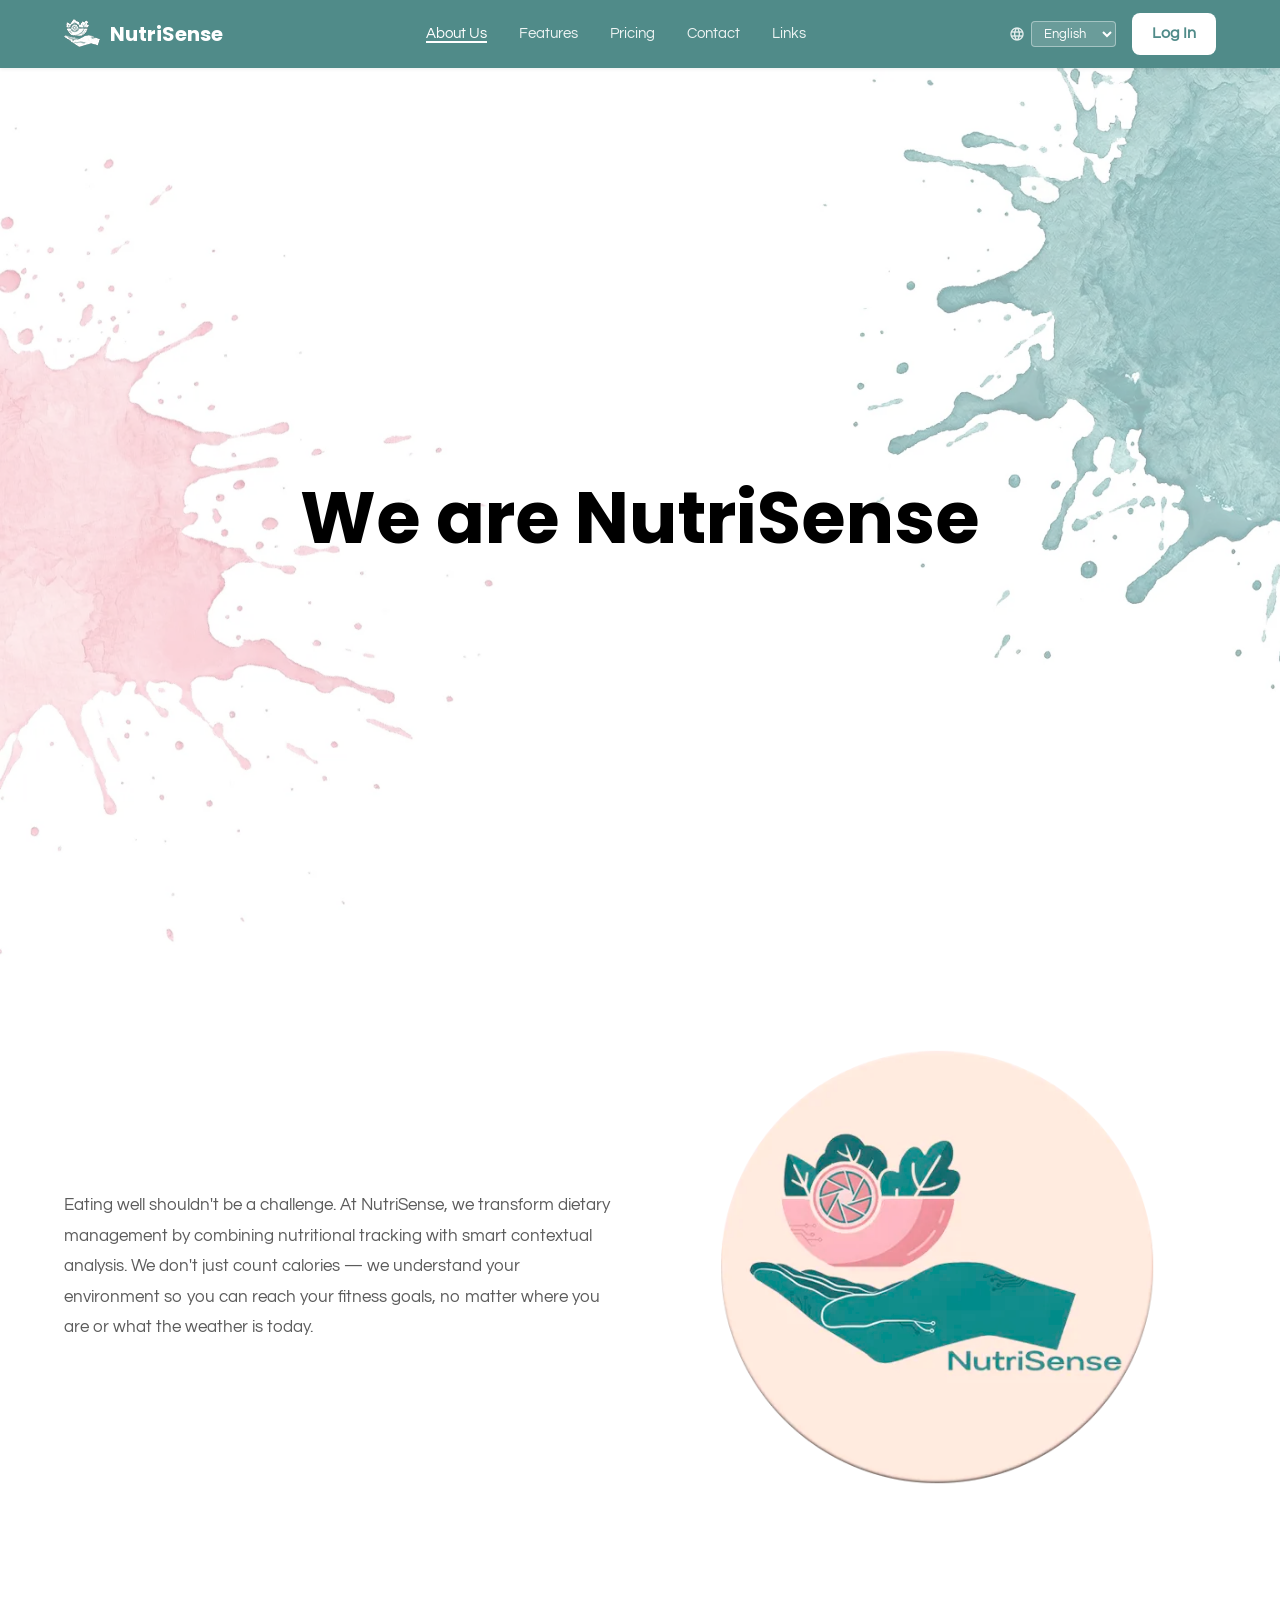
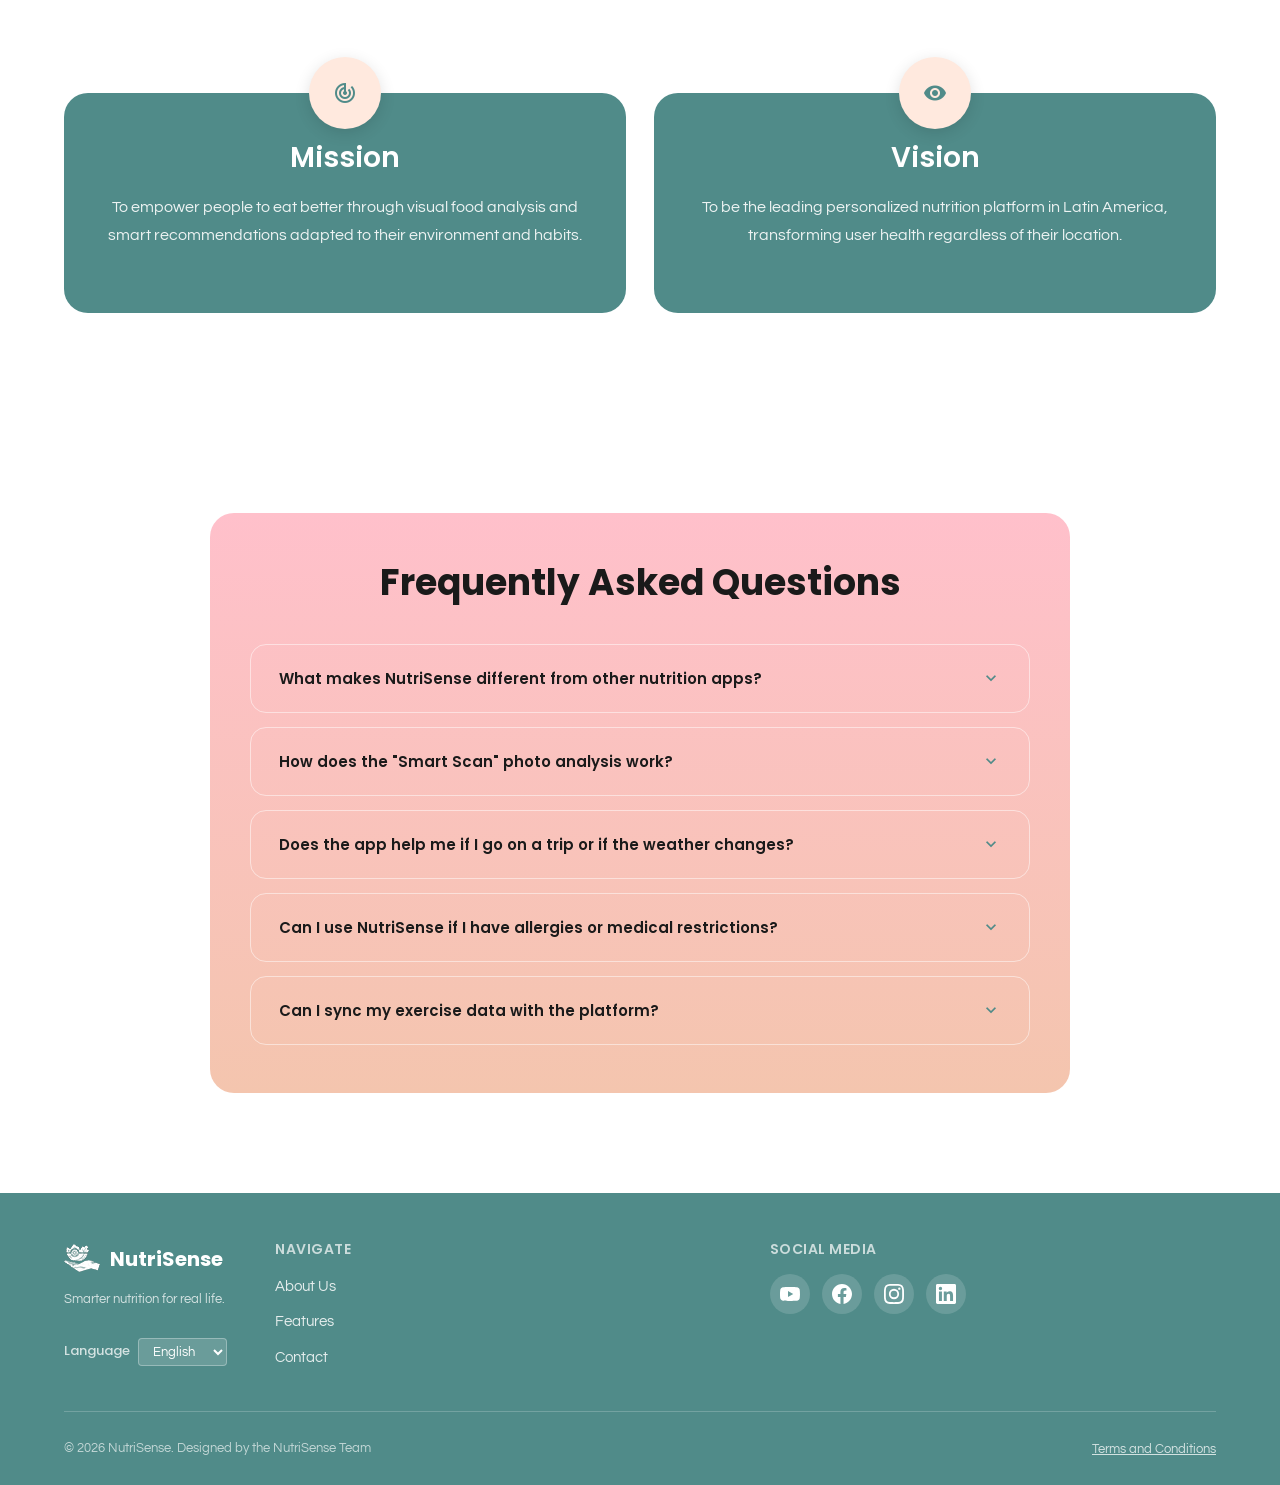
<file: about-us.html>
<!DOCTYPE html>
<html lang="en-US" class="snap-page">
<head>
  <meta charset="UTF-8" />
  <meta name="viewport" content="width=device-width, initial-scale=1.0" />

  <!-- SEO Meta Tags -->
  <title>About Us: NutriSense</title>
  <meta name="description" content="Learn about the NutriSense startup, our mission to empower people through smart contextual nutrition, and the vision driving our team forward." />
  <meta name="keywords" content="NutriSense about us, nutrition startup, smart nutrition team, mission vision, healthy eating platform" />
  <meta name="author" content="NutriSense Team" />
  <meta name="robots" content="index, follow" />

  <link rel="canonical" href="https://upc-pre-202610-1asi0730-12053-nutrisens.github.io/nutrisense-website/about-us.html" />
  <link rel="stylesheet" href="css/styles.css" />
</head>
<body>

  <a class="skip-link" href="#main-content">Skip to main content</a>

    <!-- ============================================================
       NAVIGATION
       ============================================================ -->
  <header role="banner">
    <nav class="navbar" role="navigation" aria-label="Main navigation">
      <div class="container">
        <a class="navbar__logo" href="index.html" aria-label="NutriSense Home">
          <img src="assets/images/logo.webp" alt="NutriSense logo" width="36" height="36" />
          <span>NutriSense</span>
        </a>

        <ul class="navbar__links" role="list">
          <li><a href="about-us.html" class="active" data-i18n="nav_about">About Us</a></li>
          <li><a href="features.html" data-i18n="nav_features">Features</a></li>
          <li><a href="index.html#plans" data-i18n="nav_pricing">Pricing</a></li>
          <li><a href="contact.html" data-i18n="nav_contact">Contact</a></li>
          <li><a href="index.html#footer-social" data-i18n="nav_links">Links</a></li>
        </ul>

        <div class="navbar__controls">
          <div class="navbar__lang" aria-label="Language selector">
            <span class="material-icons" aria-hidden="true" style="font-size:16px">language</span>
            <select class="lang-select" aria-label="Select language" title="Select language">
              <option value="en">English</option>
              <option value="es">Español</option>
            </select>
          </div>
          <a href="https://app-sense.nutriproject.xyz/" class="navbar__login" data-i18n="nav_login">Log In</a>
        </div>

        <button class="navbar__hamburger" aria-label="Open navigation menu" aria-expanded="false" aria-controls="mobileMenu">
          <span></span><span></span><span></span>
        </button>
      </div>
    </nav>

    <div class="navbar__overlay" id="navOverlay" aria-hidden="true"></div>

    <div class="navbar__mobile" id="mobileMenu" role="dialog" aria-label="Mobile navigation menu">
      <div class="navbar__mobile-header">
        <span class="navbar__mobile-brand">
          <img src="assets/images/logo.webp" alt="NutriSense" width="28" height="28" />
          <span>NutriSense</span>
        </span>
        <button class="navbar__mobile-close" aria-label="Close navigation menu">
          <span class="material-icons">close</span>
        </button>
      </div>
      <a href="about-us.html" data-i18n="nav_about">About Us</a>
      <a href="features.html" data-i18n="nav_features">Features</a>
      <a href="index.html#plans" data-i18n="nav_pricing">Pricing</a>
      <a href="contact.html" data-i18n="nav_contact">Contact</a>
      <a href="index.html#footer-social" data-i18n="nav_links">Links</a>
      <a href="https://app-sense.nutriproject.xyz/" class="navbar__login" data-i18n="nav_login">Log In</a>
      <div class="navbar__lang">
        <span class="material-icons" aria-hidden="true" style="font-size:16px">language</span>
        <select class="lang-select" aria-label="Select language" title="Select language">
          <option value="en">English</option>
          <option value="es">Español</option>
        </select>
      </div>
    </div>
  </header>
  <!-- ============================================================
       MAIN CONTENT
       ============================================================ -->
  <main id="main-content" class="page-content">

    <!-- Part 1: Hero — Full screen, image background, title only -->
    <section class="about-hero" aria-labelledby="about-heading">
      <div class="container">
        <h1 id="about-heading" data-i18n="about_hero_title">We are NutriSense!</h1>
      </div>
    </section>

    <!-- Part 2: Description — White background, text left, image right -->
    <section class="about-description" aria-label="About NutriSense">
      <div class="container">
        <div class="about-description__text">
          <p data-i18n="about_hero_desc">Eating well shouldn't be a challenge in a dynamic world. At NutriSense, we transform dietary management by combining nutritional tracking with smart contextual analysis. We don't just count calories; we understand your environment so you can reach your fitness goals, no matter where you are or what the weather is today.</p>
        </div>
        <img src="assets/images/about-illustration.webp"
             alt="NutriSense brand illustration"
             class="about-description__img"
             loading="lazy" />
      </div>
    </section>

    <!-- Part 3: Mission & Vision — White background -->
    <section class="about-mission" aria-labelledby="mission-heading">
      <div class="container">
        <h2 id="mission-heading" class="sr-only">Mission and Vision</h2>
        <div class="mission-grid" role="list">

          <article class="mission-card" role="listitem" aria-label="Mission">
            <div class="mission-card__icon" aria-hidden="true">
              <span class="material-icons">track_changes</span>
            </div>
            <h3 data-i18n="mission_title">Mission</h3>
            <p data-i18n="mission_desc">To empower people to eat better through visual food analysis and smart recommendations adapted to their environment and habits.</p>
          </article>

          <article class="mission-card" role="listitem" aria-label="Vision">
            <div class="mission-card__icon" aria-hidden="true">
              <span class="material-icons">visibility</span>
            </div>
            <h3 data-i18n="vision_title">Vision</h3>
            <p data-i18n="vision_desc">To be the leading personalized nutrition platform in Latin America, transforming user health regardless of their location.</p>
          </article>

        </div>
      </div>
    </section>

    <!-- FAQ -->
    <section class="faq" id="faq" aria-labelledby="faq-heading-about">
      <div class="container">
        <div class="faq__gradient-wrap">
          <h2 id="faq-heading-about" class="section-title faq__gradient-title" data-i18n="faq_title">Frequently Asked Questions</h2>
          <div class="faq__list" role="list">

          <div class="faq-item" role="listitem">
            <button class="faq-item__question" aria-expanded="false">
              <span data-i18n="faq1_q">What makes NutriSense different from other nutrition apps?</span>
              <span class="material-icons faq-item__chevron" aria-hidden="true">expand_more</span>
            </button>
            <div class="faq-item__answer" role="region">
              <p data-i18n="faq1_a">NutriSense is the only platform that combines visual food analysis (Smart Scan), real-time weather recommendations, travel mode with local dish suggestions, and pantry-based recipe ideas — all tailored to your individual health profile and dietary restrictions.</p>
            </div>
          </div>

          <div class="faq-item" role="listitem">
            <button class="faq-item__question" aria-expanded="false">
              <span data-i18n="faq2_q">How does the "Smart Scan" photo analysis work?</span>
              <span class="material-icons faq-item__chevron" aria-hidden="true">expand_more</span>
            </button>
            <div class="faq-item__answer" role="region">
              <p data-i18n="faq2_a">Simply take a photo of your plate or a restaurant menu. NutriSense uses computer vision to identify the food items and cross-references our nutritional database to estimate calories and macros. You review and confirm the result before it's saved to your log.</p>
            </div>
          </div>

          <div class="faq-item" role="listitem">
            <button class="faq-item__question" aria-expanded="false">
              <span data-i18n="faq3_q">Does the app help me if I go on a trip or if the weather changes?</span>
              <span class="material-icons faq-item__chevron" aria-hidden="true">expand_more</span>
            </button>
            <div class="faq-item__answer" role="region">
              <p data-i18n="faq3_a">Yes! Travel Mode detects or lets you enter your current city/country and suggests healthy local dishes compatible with your profile. The weather engine updates meal recommendations daily based on real-time conditions in your location.</p>
            </div>
          </div>

          <div class="faq-item" role="listitem">
            <button class="faq-item__question" aria-expanded="false">
              <span data-i18n="faq4_q">Can I use NutriSense if I have allergies or medical restrictions?</span>
              <span class="material-icons faq-item__chevron" aria-hidden="true">expand_more</span>
            </button>
            <div class="faq-item__answer" role="region">
              <p data-i18n="faq4_a">Absolutely. During profile setup you can specify allergies, intolerances, and medical conditions (diabetes, hypertension, celiac disease, etc.). These filters are applied permanently to every recommendation and search result throughout the app.</p>
            </div>
          </div>

          <div class="faq-item" role="listitem">
            <button class="faq-item__question" aria-expanded="false">
              <span data-i18n="faq5_q">Can I sync my exercise data with the platform?</span>
              <span class="material-icons faq-item__chevron" aria-hidden="true">expand_more</span>
            </button>
            <div class="faq-item__answer" role="region">
              <p data-i18n="faq5_a">Premium subscribers can connect Google Fit to automatically import daily steps and active calories burned. These calories are factored into your daily balance in real time. Users without a wearable can also log activity manually.</p>
            </div>
          </div>

        </div>
        </div>
      </div>
    </section>

  </main>

  <!-- FOOTER -->
  <footer class="footer" role="contentinfo">
    <div class="container">
      <div class="footer__main">
        <div class="footer__brand">
          <a class="footer__logo" href="index.html" aria-label="NutriSense Home">
            <img src="assets/images/logo.webp" alt="NutriSense logo" width="36" height="36" />
            <span>NutriSense</span>
          </a>
          <p class="footer__tagline" data-i18n="footer_tagline">Smarter nutrition for real life.</p>
          <div class="footer__lang">
            <label for="footer-lang-about" data-i18n="footer_lang">Language</label>
            <select id="footer-lang-about" class="lang-select" aria-label="Select language">
              <option value="en">English</option>
              <option value="es">Español</option>
            </select>
          </div>
        </div>

        <nav class="footer__nav" aria-label="Footer navigation">
          <h4 data-i18n="footer_nav_head">Navigate</h4>
          <ul role="list">
            <li><a href="about-us.html" data-i18n="nav_about">About Us</a></li>
            <li><a href="features.html" data-i18n="nav_features">Features</a></li>
            <li><a href="contact.html" data-i18n="nav_contact">Contact</a></li>
          </ul>
        </nav>

        <div class="footer__nav">
          <h4 data-i18n="footer_social" id="footer-social">Social Media</h4>
          <div class="footer__social" role="list" aria-label="Social media links">
            <a href="https://www.youtube.com/@nutrisense" class="social-link" role="listitem" aria-label="NutriSense on YouTube" target="_blank" rel="noopener noreferrer">
              <svg viewBox="0 0 24 24" aria-hidden="true" focusable="false"><path d="M23.5 6.2a3 3 0 0 0-2.1-2.1C19.5 3.6 12 3.6 12 3.6s-7.5 0-9.4.5A3 3 0 0 0 .5 6.2C0 8.1 0 12 0 12s0 3.9.5 5.8a3 3 0 0 0 2.1 2.1c1.9.5 9.4.5 9.4.5s7.5 0 9.4-.5a3 3 0 0 0 2.1-2.1c.5-1.9.5-5.8.5-5.8s0-3.9-.5-5.8zm-13.9 9.4V8.4l6.3 3.6-6.3 3.6z"/></svg>
            </a>
            <a href="https://www.facebook.com/nutrisense" class="social-link" role="listitem" aria-label="NutriSense on Facebook" target="_blank" rel="noopener noreferrer">
              <svg viewBox="0 0 24 24" aria-hidden="true" focusable="false"><path d="M24 12.07C24 5.41 18.63 0 12 0S0 5.4 0 12.07C0 18.1 4.39 23.1 10.13 24v-8.44H7.08v-3.49h3.04V9.41c0-3.02 1.8-4.7 4.54-4.7 1.31 0 2.68.24 2.68.24v2.97h-1.5c-1.5 0-1.96.93-1.96 1.89v2.26h3.32l-.53 3.49h-2.8V24C19.62 23.1 24 18.1 24 12.07z"/></svg>
            </a>
            <a href="https://www.instagram.com/nutrisense" class="social-link" role="listitem" aria-label="NutriSense on Instagram" target="_blank" rel="noopener noreferrer">
              <svg viewBox="0 0 24 24" aria-hidden="true" focusable="false"><path d="M12 2.16c3.2 0 3.58.01 4.84.07 3.25.15 4.77 1.69 4.92 4.92.06 1.27.07 1.64.07 4.83s-.01 3.58-.07 4.84c-.15 3.23-1.66 4.78-4.92 4.92-1.26.06-1.63.07-4.84.07-3.2 0-3.58-.01-4.84-.07-3.26-.14-4.78-1.7-4.92-4.92C2.17 15.58 2.16 15.2 2.16 12c0-3.2.01-3.58.07-4.84C2.38 3.86 3.9 2.3 7.16 2.23 8.42 2.17 8.8 2.16 12 2.16zM12 0C8.74 0 8.33.01 7.05.07 2.7.27.27 2.7.07 7.05.01 8.33 0 8.74 0 12c0 3.26.01 3.67.07 4.95.2 4.36 2.62 6.78 6.98 6.98C8.33 23.99 8.74 24 12 24c3.26 0 3.67-.01 4.95-.07 4.35-.2 6.78-2.62 6.98-6.98.06-1.28.07-1.69.07-4.95 0-3.26-.01-3.67-.07-4.95C23.73 2.71 21.31.27 16.95.07 15.67.01 15.26 0 12 0zm0 5.84a6.16 6.16 0 1 0 0 12.32 6.16 6.16 0 0 0 0-12.32zM12 16a4 4 0 1 1 0-8 4 4 0 0 1 0 8zm6.4-11.85a1.44 1.44 0 1 0 0 2.88 1.44 1.44 0 0 0 0-2.88z"/></svg>
            </a>
            <a href="https://www.linkedin.com/company/nutrisense" class="social-link" role="listitem" aria-label="NutriSense on LinkedIn" target="_blank" rel="noopener noreferrer">
              <svg viewBox="0 0 24 24" aria-hidden="true" focusable="false"><path d="M20.45 20.45h-3.56v-5.57c0-1.33-.03-3.04-1.85-3.04-1.85 0-2.13 1.45-2.13 2.94v5.67H9.35V9h3.41v1.56h.05c.48-.9 1.64-1.85 3.37-1.85 3.6 0 4.27 2.37 4.27 5.45v6.29zM5.34 7.43a2.07 2.07 0 1 1 0-4.14 2.07 2.07 0 0 1 0 4.14zm1.78 13.02H3.55V9h3.57v11.45zM22.23 0H1.77C.79 0 0 .77 0 1.72v20.56C0 23.23.8 24 1.77 24h20.46c.98 0 1.77-.77 1.77-1.72V1.72C24 .77 23.2 0 22.23 0z"/></svg>
            </a>
          </div>
        </div>
      </div>

      <div class="footer__bottom">
        <p class="footer__copy" data-i18n="footer_copy">© 2026 NutriSense. Designed by the NutriSense Team</p>
        <div class="footer__terms">
          <a href="terms.html" data-i18n="footer_terms">Terms and Conditions</a>
        </div>
      </div>
    </div>
  </footer>

  <script src="js/i18n.js"></script>
  <script src="js/main.js"></script>
</body>
</html>
</file>
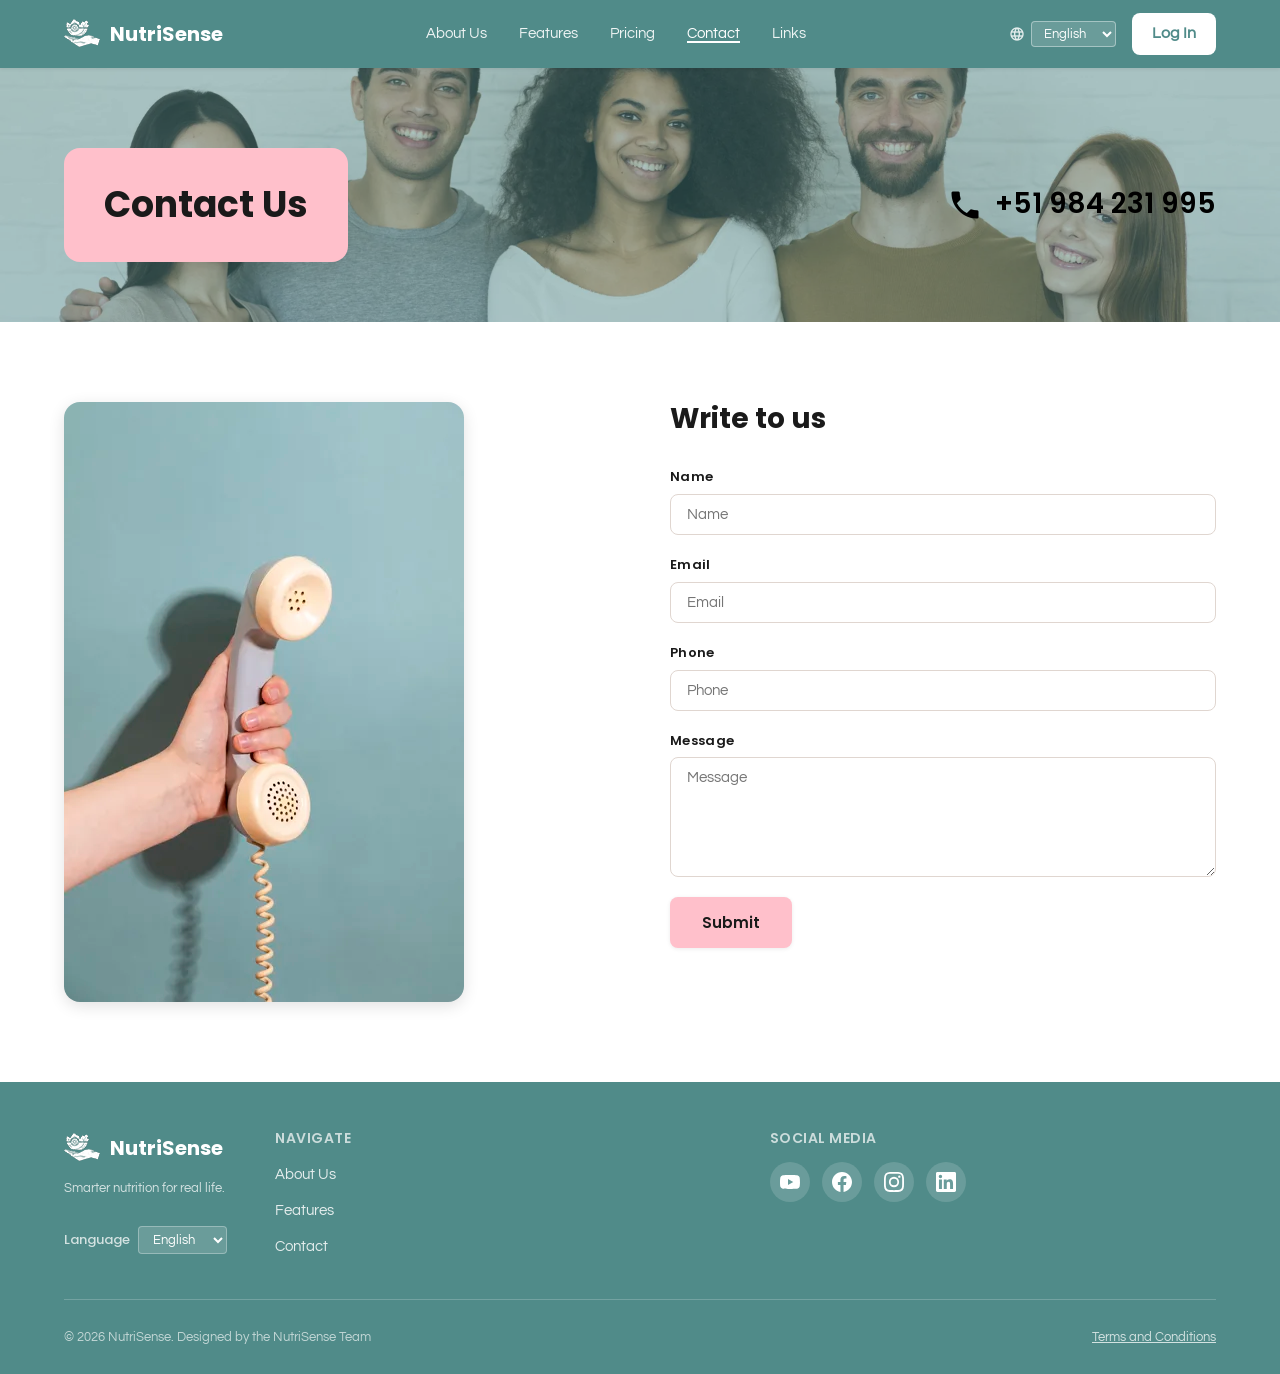
<file: contact.html>
<!DOCTYPE html>
<html lang="en-US" class="snap-page">
<head>
  <meta charset="UTF-8" />
  <meta name="viewport" content="width=device-width, initial-scale=1.0" />

  <!-- SEO Meta Tags -->
  <title>Contact: NutriSense</title>
  <meta name="description" content="Get in touch with the NutriSense team. Send us a message for questions, feedback, or partnership inquiries." />
  <meta name="keywords" content="NutriSense contact, nutrition app support, feedback, partnership, customer service" />
  <meta name="author" content="NutriSense Team" />
  <meta name="robots" content="index, follow" />

  <link rel="canonical" href="https://upc-pre-202610-1asi0730-12053-nutrisens.github.io/nutrisense-website/contact.html" />
  <link rel="stylesheet" href="css/styles.css" />
</head>
<body>

  <a class="skip-link" href="#main-content">Skip to main content</a>

  <!-- NAVIGATION -->
  <header role="banner">
    <nav class="navbar" role="navigation" aria-label="Main navigation">
      <div class="container">
        <a class="navbar__logo" href="index.html" aria-label="NutriSense Home">
          <img src="assets/images/logo.webp" alt="NutriSense logo" width="36" height="36" />
          <span>NutriSense</span>
        </a>

        <ul class="navbar__links" role="list">
          <li><a href="about-us.html" data-i18n="nav_about">About Us</a></li>
          <li><a href="features.html" data-i18n="nav_features">Features</a></li>
          <li><a href="index.html#plans" data-i18n="nav_pricing">Pricing</a></li>
          <li><a href="contact.html" class="active" data-i18n="nav_contact">Contact</a></li>
          <li><a href="index.html#footer-social" data-i18n="nav_links">Links</a></li>
        </ul>

        <div class="navbar__controls">
          <div class="navbar__lang" aria-label="Language selector">
            <span class="material-icons" aria-hidden="true" style="font-size:16px">language</span>
            <select class="lang-select" aria-label="Select language" title="Select language">
              <option value="en">English</option>
              <option value="es">Español</option>
            </select>
          </div>
          <a href="https://app-sense.nutriproject.xyz/" class="navbar__login" data-i18n="nav_login">Log In</a>
        </div>

        <button class="navbar__hamburger" aria-label="Open navigation menu" aria-expanded="false" aria-controls="mobileMenu">
          <span></span><span></span><span></span>
        </button>
      </div>
    </nav>

    <div class="navbar__overlay" id="navOverlay" aria-hidden="true"></div>

    <div class="navbar__mobile" id="mobileMenu" role="dialog" aria-label="Mobile navigation menu">
      <div class="navbar__mobile-header">
        <span class="navbar__mobile-brand">
          <img src="assets/images/logo.webp" alt="NutriSense" width="28" height="28" />
          <span>NutriSense</span>
        </span>
        <button class="navbar__mobile-close" aria-label="Close navigation menu">
          <span class="material-icons">close</span>
        </button>
      </div>
      <a href="about-us.html" data-i18n="nav_about">About Us</a>
      <a href="features.html" data-i18n="nav_features">Features</a>
      <a href="index.html#plans" data-i18n="nav_pricing">Pricing</a>
      <a href="contact.html" data-i18n="nav_contact">Contact</a>
      <a href="index.html#footer-social" data-i18n="nav_links">Links</a>
      <a href="https://app-sense.nutriproject.xyz/" class="navbar__login" data-i18n="nav_login">Log In</a>
      <div class="navbar__lang">
        <span class="material-icons" aria-hidden="true" style="font-size:16px">language</span>
        <select class="lang-select" aria-label="Select language" title="Select language">
          <option value="en">English</option>
          <option value="es">Español</option>
        </select>
      </div>
    </div>
  </header>
  <!-- MAIN CONTENT -->
  <main id="main-content" class="page-content">

    <!-- Contact Hero -->
    <section class="contact-hero" aria-label="Contact hero">
      <img src="assets/images/contact-group.webp"
           alt="NutriSense team and users"
           class="contact-hero__bg"
           loading="lazy" />
      <div class="container">
        <div class="contact-hero__title-box" role="heading" aria-level="1" data-i18n="contact_hero_title">Contact Us</div>
        <div class="contact-hero__phone" aria-label="Phone number">
          <span class="material-icons" aria-hidden="true">phone</span>
          <span data-i18n="contact_phone">+51 984 231 995</span>
        </div>
      </div>
    </section>

    <!-- Contact Form Section -->
    <section class="contact-form-section" aria-labelledby="contact-form-heading">
      <div class="container">

        <!-- Left: decorative image -->
        <img src="assets/images/contact-phone.webp"
             alt="Vintage telephone, reach out to NutriSense"
             class="contact-form-img"
             loading="lazy"
             role="presentation" />

        <!-- Right: form -->
        <div class="contact-form">
          <h2 id="contact-form-heading" data-i18n="contact_form_title">Write to us</h2>

          <form id="contactForm" novalidate aria-label="Contact form">

            <div class="form-group">
              <label for="contact-name" data-i18n="contact_name">Name</label>
              <input
                type="text"
                id="contact-name"
                name="name"
                autocomplete="name"
                required
                aria-required="true"
                aria-invalid="false"
                data-i18n-placeholder="contact_name" />
              <span class="form-group__error" id="err-name" role="alert" data-i18n="contact_err_name">Please enter your name.</span>
            </div>

            <div class="form-group">
              <label for="contact-email" data-i18n="contact_email">Email</label>
              <input
                type="email"
                id="contact-email"
                name="email"
                autocomplete="email"
                required
                aria-required="true"
                aria-invalid="false"
                data-i18n-placeholder="contact_email" />
              <span class="form-group__error" id="err-email" role="alert" data-i18n="contact_err_email">Please enter a valid email address.</span>
            </div>

            <div class="form-group">
              <label for="contact-phone-field" data-i18n="contact_phone_lbl">Phone</label>
              <input
                type="tel"
                id="contact-phone-field"
                name="phone"
                autocomplete="tel"
                aria-required="false"
                aria-invalid="false"
                data-i18n-placeholder="contact_phone_lbl" />
              <span class="form-group__error" id="err-phone" role="alert" data-i18n="contact_err_phone">Please enter a valid international phone number (e.g. +51 984 231 995).</span>
            </div>

            <div class="form-group">
              <label for="contact-message" data-i18n="contact_message">Message</label>
              <textarea
                id="contact-message"
                name="message"
                rows="5"
                required
                aria-required="true"
                aria-invalid="false"
                data-i18n-placeholder="contact_message"></textarea>
              <span class="form-group__error" id="err-msg" role="alert" data-i18n="contact_err_msg">Please enter a message.</span>
            </div>

            <button type="submit" class="btn btn-pink" data-i18n="contact_submit" aria-label="Submit contact form">Submit</button>

          </form>

          <div class="form-success" id="formSuccess" role="alert" aria-live="polite" data-i18n="contact_success">
            Thank you! Your message has been sent. We'll get back to you within 24 hours.
          </div>
        </div>

      </div>
    </section>

  </main>

  <!-- FOOTER -->
  <footer class="footer" role="contentinfo">
    <div class="container">
      <div class="footer__main">
        <div class="footer__brand">
          <a class="footer__logo" href="index.html" aria-label="NutriSense Home">
            <img src="assets/images/logo.webp" alt="NutriSense logo" width="36" height="36" />
            <span>NutriSense</span>
          </a>
          <p class="footer__tagline" data-i18n="footer_tagline">Smarter nutrition for real life.</p>
          <div class="footer__lang">
            <label for="footer-lang-contact" data-i18n="footer_lang">Language</label>
            <select id="footer-lang-contact" class="lang-select" aria-label="Select language">
              <option value="en">English</option>
              <option value="es">Español</option>
            </select>
          </div>
        </div>

        <nav class="footer__nav" aria-label="Footer navigation">
          <h4 data-i18n="footer_nav_head">Navigate</h4>
          <ul role="list">
            <li><a href="about-us.html" data-i18n="nav_about">About Us</a></li>
            <li><a href="features.html" data-i18n="nav_features">Features</a></li>
            <li><a href="contact.html" data-i18n="nav_contact">Contact</a></li>
          </ul>
        </nav>

        <div class="footer__nav">
          <h4 data-i18n="footer_social" id="footer-social">Social Media</h4>
          <div class="footer__social" role="list" aria-label="Social media links">
            <a href="https://www.youtube.com/@nutrisense" class="social-link" role="listitem" aria-label="NutriSense on YouTube" target="_blank" rel="noopener noreferrer">
              <svg viewBox="0 0 24 24" aria-hidden="true" focusable="false"><path d="M23.5 6.2a3 3 0 0 0-2.1-2.1C19.5 3.6 12 3.6 12 3.6s-7.5 0-9.4.5A3 3 0 0 0 .5 6.2C0 8.1 0 12 0 12s0 3.9.5 5.8a3 3 0 0 0 2.1 2.1c1.9.5 9.4.5 9.4.5s7.5 0 9.4-.5a3 3 0 0 0 2.1-2.1c.5-1.9.5-5.8.5-5.8s0-3.9-.5-5.8zm-13.9 9.4V8.4l6.3 3.6-6.3 3.6z"/></svg>
            </a>
            <a href="https://www.facebook.com/nutrisense" class="social-link" role="listitem" aria-label="NutriSense on Facebook" target="_blank" rel="noopener noreferrer">
              <svg viewBox="0 0 24 24" aria-hidden="true" focusable="false"><path d="M24 12.07C24 5.41 18.63 0 12 0S0 5.4 0 12.07C0 18.1 4.39 23.1 10.13 24v-8.44H7.08v-3.49h3.04V9.41c0-3.02 1.8-4.7 4.54-4.7 1.31 0 2.68.24 2.68.24v2.97h-1.5c-1.5 0-1.96.93-1.96 1.89v2.26h3.32l-.53 3.49h-2.8V24C19.62 23.1 24 18.1 24 12.07z"/></svg>
            </a>
            <a href="https://www.instagram.com/nutrisense" class="social-link" role="listitem" aria-label="NutriSense on Instagram" target="_blank" rel="noopener noreferrer">
              <svg viewBox="0 0 24 24" aria-hidden="true" focusable="false"><path d="M12 2.16c3.2 0 3.58.01 4.84.07 3.25.15 4.77 1.69 4.92 4.92.06 1.27.07 1.64.07 4.83s-.01 3.58-.07 4.84c-.15 3.23-1.66 4.78-4.92 4.92-1.26.06-1.63.07-4.84.07-3.2 0-3.58-.01-4.84-.07-3.26-.14-4.78-1.7-4.92-4.92C2.17 15.58 2.16 15.2 2.16 12c0-3.2.01-3.58.07-4.84C2.38 3.86 3.9 2.3 7.16 2.23 8.42 2.17 8.8 2.16 12 2.16zM12 0C8.74 0 8.33.01 7.05.07 2.7.27.27 2.7.07 7.05.01 8.33 0 8.74 0 12c0 3.26.01 3.67.07 4.95.2 4.36 2.62 6.78 6.98 6.98C8.33 23.99 8.74 24 12 24c3.26 0 3.67-.01 4.95-.07 4.35-.2 6.78-2.62 6.98-6.98.06-1.28.07-1.69.07-4.95 0-3.26-.01-3.67-.07-4.95C23.73 2.71 21.31.27 16.95.07 15.67.01 15.26 0 12 0zm0 5.84a6.16 6.16 0 1 0 0 12.32 6.16 6.16 0 0 0 0-12.32zM12 16a4 4 0 1 1 0-8 4 4 0 0 1 0 8zm6.4-11.85a1.44 1.44 0 1 0 0 2.88 1.44 1.44 0 0 0 0-2.88z"/></svg>
            </a>
            <a href="https://www.linkedin.com/company/nutrisense" class="social-link" role="listitem" aria-label="NutriSense on LinkedIn" target="_blank" rel="noopener noreferrer">
              <svg viewBox="0 0 24 24" aria-hidden="true" focusable="false"><path d="M20.45 20.45h-3.56v-5.57c0-1.33-.03-3.04-1.85-3.04-1.85 0-2.13 1.45-2.13 2.94v5.67H9.35V9h3.41v1.56h.05c.48-.9 1.64-1.85 3.37-1.85 3.6 0 4.27 2.37 4.27 5.45v6.29zM5.34 7.43a2.07 2.07 0 1 1 0-4.14 2.07 2.07 0 0 1 0 4.14zm1.78 13.02H3.55V9h3.57v11.45zM22.23 0H1.77C.79 0 0 .77 0 1.72v20.56C0 23.23.8 24 1.77 24h20.46c.98 0 1.77-.77 1.77-1.72V1.72C24 .77 23.2 0 22.23 0z"/></svg>
            </a>
          </div>
        </div>
      </div>

      <div class="footer__bottom">
        <p class="footer__copy" data-i18n="footer_copy">© 2026 NutriSense. Designed by the NutriSense Team</p>
        <div class="footer__terms">
          <a href="terms.html" data-i18n="footer_terms">Terms and Conditions</a>
        </div>
      </div>
    </div>
  </footer>

  <script src="js/i18n.js"></script>
  <script src="js/main.js"></script>
</body>
</html>
</file>
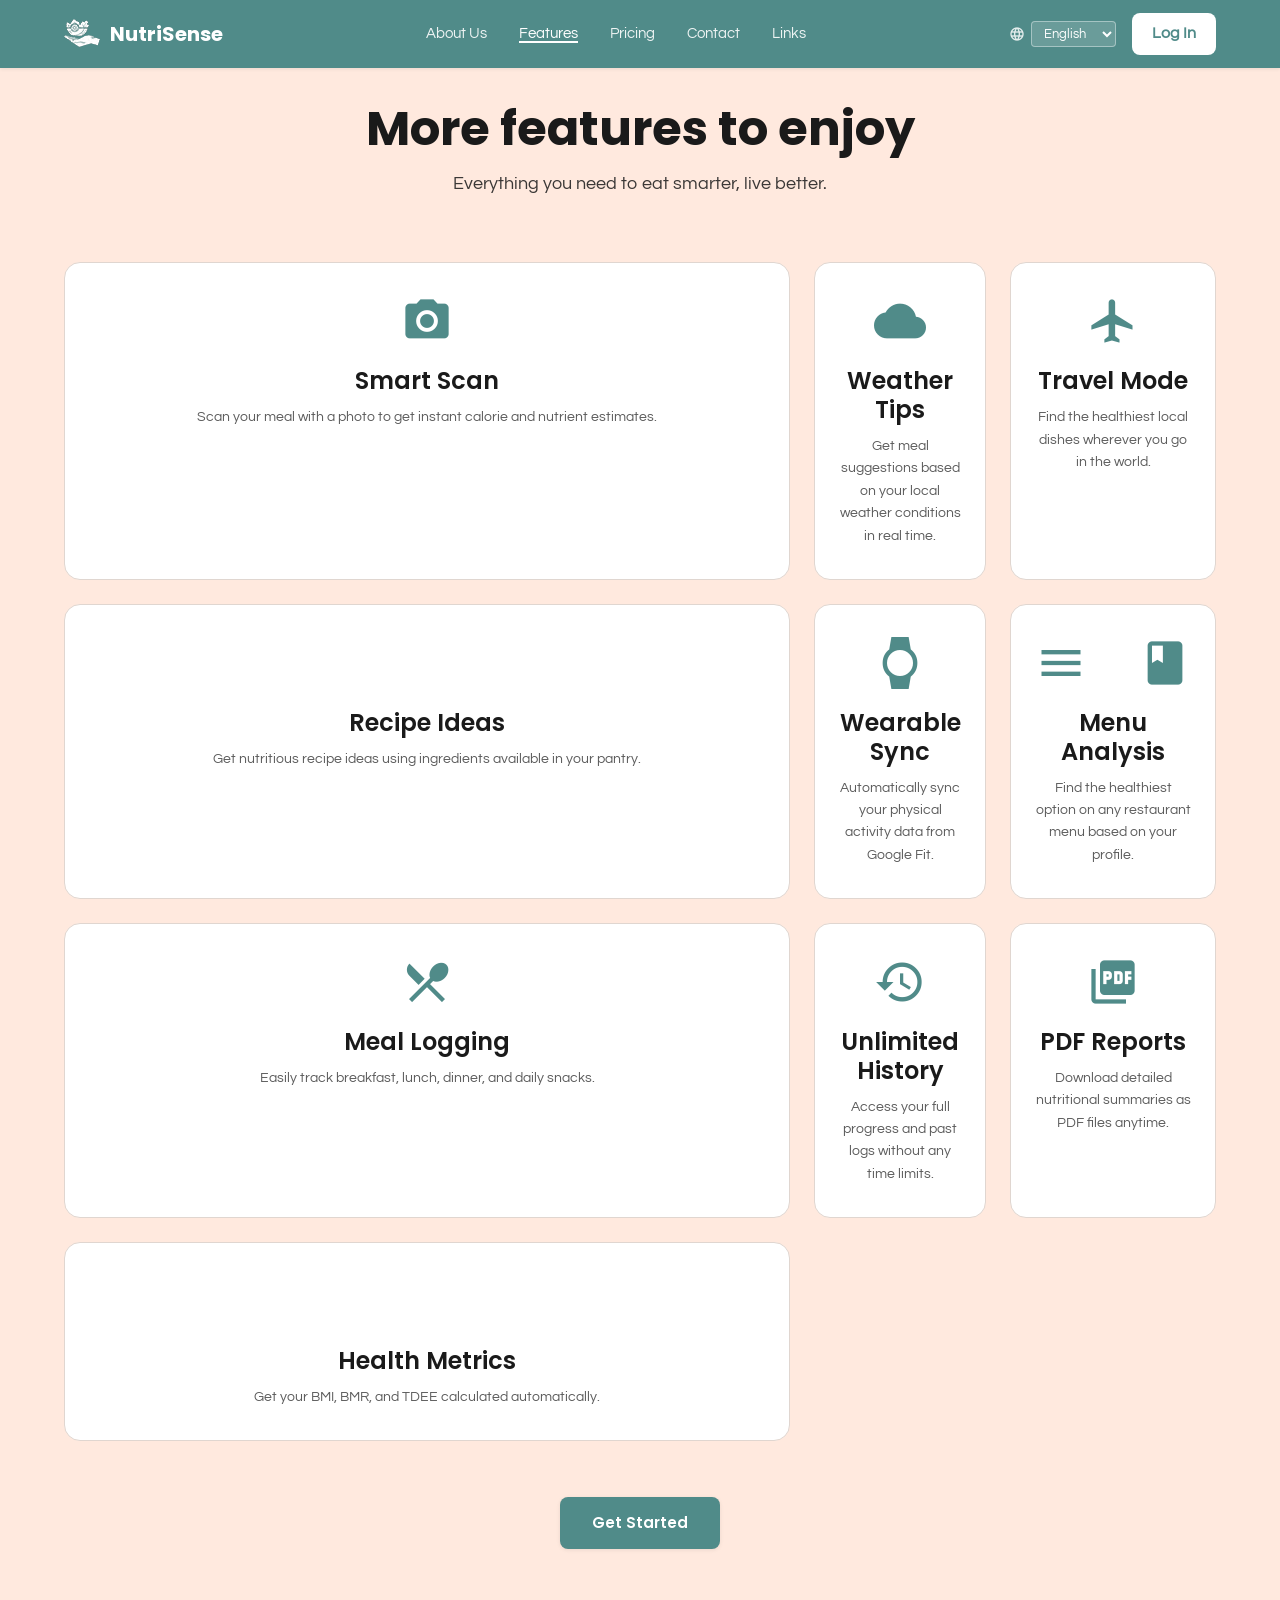
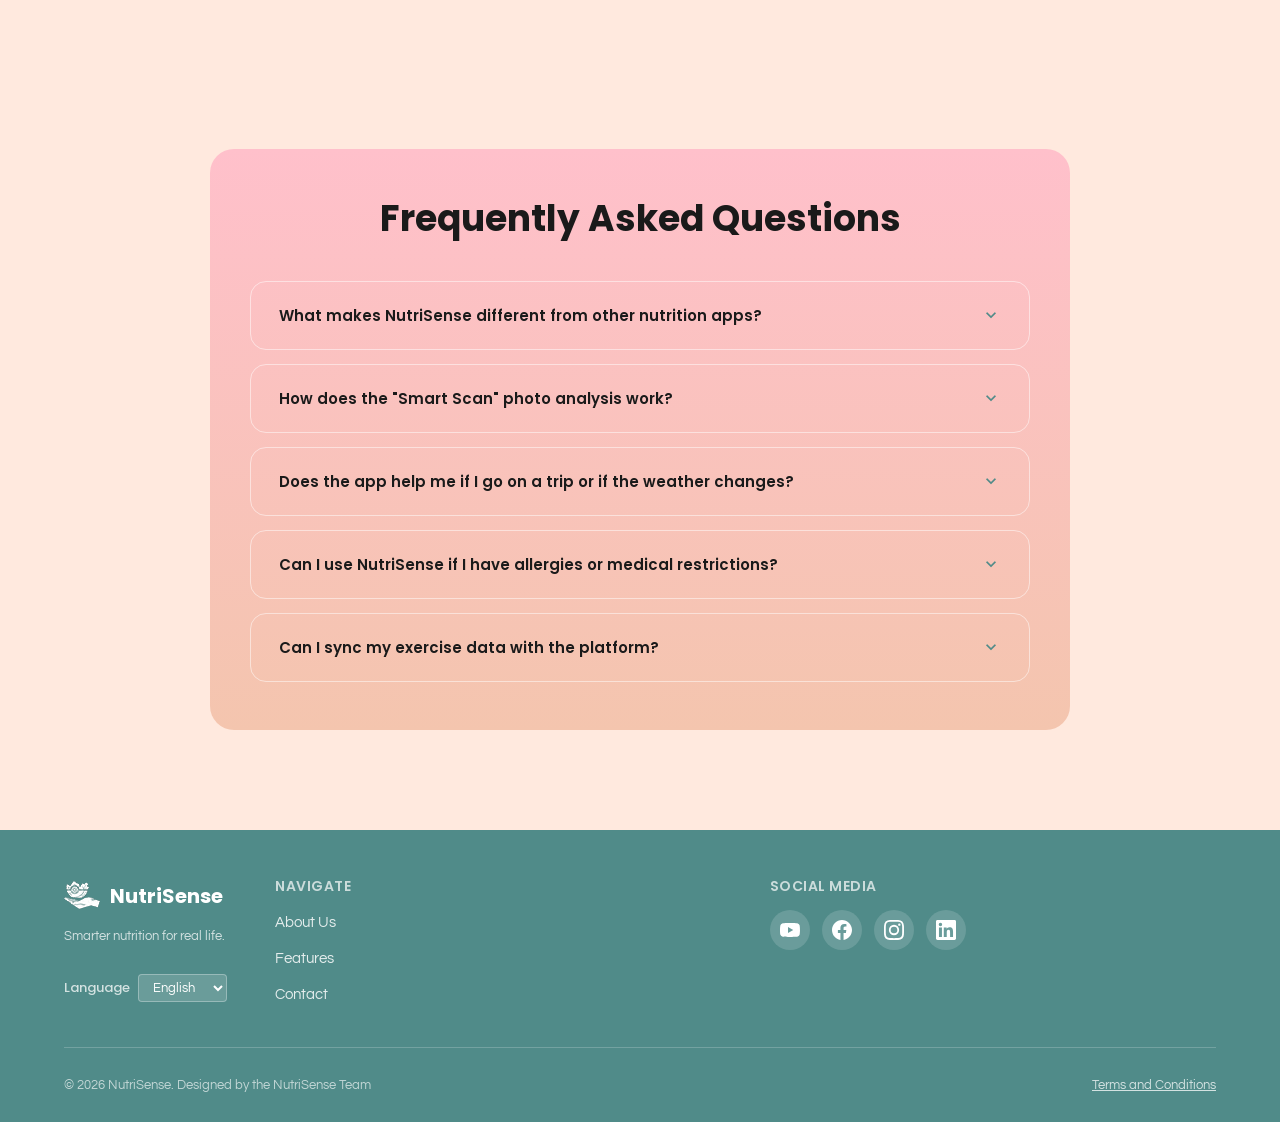
<file: features.html>
<!DOCTYPE html>
<html lang="en-US" class="snap-page">
<head>
  <meta charset="UTF-8" />
  <meta name="viewport" content="width=device-width, initial-scale=1.0" />

  <!-- SEO Meta Tags -->
  <title>Features: NutriSense</title>
  <meta name="description" content="Explore all NutriSense features: Smart Scan food analysis, weather-based recommendations, travel mode, pantry recipes, wearable sync, and more." />
  <meta name="keywords" content="NutriSense features, smart scan, calorie tracker, travel mode, weather nutrition, meal logging, wearable sync, recipe ideas, menu analysis" />
  <meta name="author" content="NutriSense Team" />
  <meta name="robots" content="index, follow" />

  <link rel="canonical" href="https://upc-pre-202610-1asi0730-12053-nutrisens.github.nutrisense-website/features.html" />
  <link rel="stylesheet" href="css/styles.css" />
</head>
<body class="page-features">

  <a class="skip-link" href="#main-content">Skip to main content</a>

  <!-- NAVIGATION -->
  <header role="banner">
    <nav class="navbar" role="navigation" aria-label="Main navigation">
      <div class="container">
        <a class="navbar__logo" href="index.html" aria-label="NutriSense Home">
          <img src="assets/images/logo.webp" alt="NutriSense logo" width="36" height="36" />
          <span>NutriSense</span>
        </a>

        <ul class="navbar__links" role="list">
          <li><a href="about-us.html" data-i18n="nav_about">About Us</a></li>
          <li><a href="features.html" class="active" data-i18n="nav_features">Features</a></li>
          <li><a href="index.html#plans" data-i18n="nav_pricing">Pricing</a></li>
          <li><a href="contact.html" data-i18n="nav_contact">Contact</a></li>
          <li><a href="index.html#footer-social" data-i18n="nav_links">Links</a></li>
        </ul>

        <div class="navbar__controls">
          <div class="navbar__lang" aria-label="Language selector">
            <span class="material-icons" aria-hidden="true" style="font-size:16px">language</span>
            <select class="lang-select" aria-label="Select language" title="Select language">
              <option value="en">English</option>
              <option value="es">Español</option>
            </select>
          </div>
          <a href="https://app-sense.nutriproject.xyz/" class="navbar__login" data-i18n="nav_login">Log In</a>
        </div>

        <button class="navbar__hamburger" aria-label="Open navigation menu" aria-expanded="false" aria-controls="mobileMenu">
          <span></span><span></span><span></span>
        </button>
      </div>
    </nav>

    <div class="navbar__overlay" id="navOverlay" aria-hidden="true"></div>

    <div class="navbar__mobile" id="mobileMenu" role="dialog" aria-label="Mobile navigation menu">
      <div class="navbar__mobile-header">
        <span class="navbar__mobile-brand">
          <img src="assets/images/logo.webp" alt="NutriSense" width="28" height="28" />
          <span>NutriSense</span>
        </span>
        <button class="navbar__mobile-close" aria-label="Close navigation menu">
          <span class="material-icons">close</span>
        </button>
      </div>
      <a href="about-us.html" data-i18n="nav_about">About Us</a>
      <a href="features.html" data-i18n="nav_features">Features</a>
      <a href="index.html#plans" data-i18n="nav_pricing">Pricing</a>
      <a href="contact.html" data-i18n="nav_contact">Contact</a>
      <a href="index.html#footer-social" data-i18n="nav_links">Links</a>
      <a href="https://app-sense.nutriproject.xyz/" class="navbar__login" data-i18n="nav_login">Log In</a>
      <div class="navbar__lang">
        <span class="material-icons" aria-hidden="true" style="font-size:16px">language</span>
        <select class="lang-select" aria-label="Select language" title="Select language">
          <option value="en">English</option>
          <option value="es">Español</option>
        </select>
      </div>
    </div>
  </header>

  <!-- MAIN CONTENT -->
  <main id="main-content" class="page-content">

    <!-- Page Hero -->
    <section class="page-hero" aria-labelledby="features-page-heading">
      <div class="container">
        <h1 id="features-page-heading" data-i18n="more_feat_title">More features to enjoy</h1>
        <p data-i18n="more_feat_sub">Everything you need to eat smarter, live better.</p>
      </div>
    </section>

    <!-- Features full grid -->
    <section class="features-grid" style="background: var(--color-bg-light);" aria-labelledby="all-features-heading">
      <div class="container">
        <h2 id="all-features-heading" class="sr-only">All Features</h2>

        <div class="features-grid__items" role="list">

          <!-- Row 1 -->
          <article class="feature-item" role="listitem" aria-label="Smart Scan">
            <div class="feature-item__icon" aria-hidden="true"><span class="material-icons">photo_camera</span></div>
            <h3 data-i18n="mf1_title">Smart Scan</h3>
            <p data-i18n="mf1_desc">Scan your meal with a photo to get instant calorie and nutrient estimates.</p>
          </article>

          <article class="feature-item" role="listitem" aria-label="Weather Recommendations">
            <div class="feature-item__icon" aria-hidden="true"><span class="material-icons">cloud</span></div>
            <h3 data-i18n="mf2_title">Weather Recommendations</h3>
            <p data-i18n="mf2_desc">Get meal suggestions based on your local weather conditions in real time.</p>
          </article>

          <article class="feature-item" role="listitem" aria-label="Travel Mode">
            <div class="feature-item__icon" aria-hidden="true"><span class="material-icons">flight</span></div>
            <h3 data-i18n="mf3_title">Travel Mode</h3>
            <p data-i18n="mf3_desc">Find the healthiest local dishes wherever you go in the world.</p>
          </article>

          <article class="feature-item" role="listitem" aria-label="Recipe Suggestions">
            <div class="feature-item__icon" aria-hidden="true"><span class="material-icons">lightbulb</span></div>
            <h3 data-i18n="mf4_title">Recipe Suggestions</h3>
            <p data-i18n="mf4_desc">Get nutritious recipe ideas using ingredients available in your pantry.</p>
          </article>

          <article class="feature-item" role="listitem" aria-label="Wearable Sync (Google Fit)">
            <div class="feature-item__icon" aria-hidden="true"><span class="material-icons">watch</span></div>
            <h3 data-i18n="mf5_title">Wearable Sync (Google Fit)</h3>
            <p data-i18n="mf5_desc">Automatically sync your physical activity data from Google Fit.</p>
          </article>

          <!-- Row 2 -->
          <article class="feature-item" role="listitem" aria-label="Restaurant Menu Analysis">
            <div class="feature-item__icon" aria-hidden="true"><span class="material-icons">menu_book</span></div>
            <h3 data-i18n="mf6_title">Restaurant Menu Analysis</h3>
            <p data-i18n="mf6_desc">Find the healthiest option on any restaurant menu based on your profile.</p>
          </article>

          <article class="feature-item" role="listitem" aria-label="Food Logging">
            <div class="feature-item__icon" aria-hidden="true"><span class="material-icons">restaurant_menu</span></div>
            <h3 data-i18n="mf7_title">Food Logging</h3>
            <p data-i18n="mf7_desc">Easily track breakfast, lunch, dinner, and daily snacks.</p>
          </article>

          <article class="feature-item" role="listitem" aria-label="Unlimited History">
            <div class="feature-item__icon" aria-hidden="true"><span class="material-icons">history</span></div>
            <h3 data-i18n="mf8_title">Unlimited History</h3>
            <p data-i18n="mf8_desc">Access your full progress and past logs without any time limits.</p>
          </article>

          <article class="feature-item" role="listitem" aria-label="Export PDF Report">
            <div class="feature-item__icon" aria-hidden="true"><span class="material-icons">picture_as_pdf</span></div>
            <h3 data-i18n="mf9_title">Export PDF Report</h3>
            <p data-i18n="mf9_desc">Download detailed nutritional summaries as PDF files anytime.</p>
          </article>

          <article class="feature-item" role="listitem" aria-label="Health Metrics">
            <div class="feature-item__icon" aria-hidden="true"><span class="material-icons">monitor_heart</span></div>
            <h3 data-i18n="mf10_title">Health Metrics</h3>
            <p data-i18n="mf10_desc">Get your BMI, BMR, and TDEE calculated automatically.</p>
          </article>

        </div>

        <div class="features-grid__cta" style="margin-top:56px;">
          <a href="https://app-sense.nutriproject.xyz/subscribe" class="btn btn-primary-teal" aria-label="Get started with NutriSense" data-i18n="seg1_cta">Get Started</a>
        </div>
      </div>
    </section>

    <!-- FAQ -->
    <section class="faq" id="faq" aria-labelledby="faq-heading-feat">
      <div class="container">
        <div class="faq__gradient-wrap">
          <h2 id="faq-heading-feat" class="section-title faq__gradient-title" data-i18n="faq_title">Frequently Asked Questions</h2>
          <div class="faq__list" role="list">

            <div class="faq-item" role="listitem">
              <button class="faq-item__question" aria-expanded="false">
                <span data-i18n="faq1_q">What makes NutriSense different from other nutrition apps?</span>
                <span class="material-icons faq-item__chevron" aria-hidden="true">expand_more</span>
              </button>
              <div class="faq-item__answer" role="region">
                <p data-i18n="faq1_a">NutriSense is the only platform that combines visual food analysis (Smart Scan), real-time weather recommendations, travel mode with local dish suggestions, and pantry-based recipe ideas — all tailored to your individual health profile and dietary restrictions.</p>
              </div>
            </div>

            <div class="faq-item" role="listitem">
              <button class="faq-item__question" aria-expanded="false">
                <span data-i18n="faq2_q">How does the "Smart Scan" photo analysis work?</span>
                <span class="material-icons faq-item__chevron" aria-hidden="true">expand_more</span>
              </button>
              <div class="faq-item__answer" role="region">
                <p data-i18n="faq2_a">Simply take a photo of your plate or a restaurant menu. NutriSense uses computer vision to identify the food items and cross-references our nutritional database to estimate calories and macros. You review and confirm the result before it's saved to your log.</p>
              </div>
            </div>

            <div class="faq-item" role="listitem">
              <button class="faq-item__question" aria-expanded="false">
                <span data-i18n="faq3_q">Does the app help me if I go on a trip or if the weather changes?</span>
                <span class="material-icons faq-item__chevron" aria-hidden="true">expand_more</span>
              </button>
              <div class="faq-item__answer" role="region">
                <p data-i18n="faq3_a">Yes! Travel Mode detects or lets you enter your current city/country and suggests healthy local dishes compatible with your profile. The weather engine updates meal recommendations daily based on real-time conditions in your location.</p>
              </div>
            </div>

            <div class="faq-item" role="listitem">
              <button class="faq-item__question" aria-expanded="false">
                <span data-i18n="faq4_q">Can I use NutriSense if I have allergies or medical restrictions?</span>
                <span class="material-icons faq-item__chevron" aria-hidden="true">expand_more</span>
              </button>
              <div class="faq-item__answer" role="region">
                <p data-i18n="faq4_a">Absolutely. During profile setup you can specify allergies, intolerances, and medical conditions (diabetes, hypertension, celiac disease, etc.). These filters are applied permanently to every recommendation and search result throughout the app.</p>
              </div>
            </div>

            <div class="faq-item" role="listitem">
              <button class="faq-item__question" aria-expanded="false">
                <span data-i18n="faq5_q">Can I sync my exercise data with the platform?</span>
                <span class="material-icons faq-item__chevron" aria-hidden="true">expand_more</span>
              </button>
              <div class="faq-item__answer" role="region">
                <p data-i18n="faq5_a">Premium subscribers can connect Google Fit to automatically import daily steps and active calories burned. These calories are factored into your daily balance in real time. Users without a wearable can also log activity manually.</p>
              </div>
            </div>

          </div>
        </div>
      </div>
    </section>

  </main>

  <!-- FOOTER -->
  <footer class="footer" role="contentinfo">
    <div class="container">
      <div class="footer__main">
        <div class="footer__brand">
          <a class="footer__logo" href="index.html" aria-label="NutriSense Home">
            <img src="assets/images/logo.webp" alt="NutriSense logo" width="36" height="36" />
            <span>NutriSense</span>
          </a>
          <p class="footer__tagline" data-i18n="footer_tagline">Smarter nutrition for real life.</p>
          <div class="footer__lang">
            <label for="footer-lang-feat" data-i18n="footer_lang">Language</label>
            <select id="footer-lang-feat" class="lang-select" aria-label="Select language">
              <option value="en">English</option>
              <option value="es">Español</option>
            </select>
          </div>
        </div>

        <nav class="footer__nav" aria-label="Footer navigation">
          <h4 data-i18n="footer_nav_head">Navigate</h4>
          <ul role="list">
            <li><a href="about-us.html" data-i18n="nav_about">About Us</a></li>
            <li><a href="features.html" data-i18n="nav_features">Features</a></li>
            <li><a href="contact.html" data-i18n="nav_contact">Contact</a></li>
          </ul>
        </nav>

        <div class="footer__nav">
          <h4 data-i18n="footer_social" id="footer-social">Social Media</h4>
          <div class="footer__social" role="list" aria-label="Social media links">
            <a href="https://www.youtube.com/@nutrisense" class="social-link" role="listitem" aria-label="NutriSense on YouTube" target="_blank" rel="noopener noreferrer">
              <svg viewBox="0 0 24 24" aria-hidden="true" focusable="false"><path d="M23.5 6.2a3 3 0 0 0-2.1-2.1C19.5 3.6 12 3.6 12 3.6s-7.5 0-9.4.5A3 3 0 0 0 .5 6.2C0 8.1 0 12 0 12s0 3.9.5 5.8a3 3 0 0 0 2.1 2.1c1.9.5 9.4.5 9.4.5s7.5 0 9.4-.5a3 3 0 0 0 2.1-2.1c.5-1.9.5-5.8.5-5.8s0-3.9-.5-5.8zm-13.9 9.4V8.4l6.3 3.6-6.3 3.6z"/></svg>
            </a>
            <a href="https://www.facebook.com/nutrisense" class="social-link" role="listitem" aria-label="NutriSense on Facebook" target="_blank" rel="noopener noreferrer">
              <svg viewBox="0 0 24 24" aria-hidden="true" focusable="false"><path d="M24 12.07C24 5.41 18.63 0 12 0S0 5.4 0 12.07C0 18.1 4.39 23.1 10.13 24v-8.44H7.08v-3.49h3.04V9.41c0-3.02 1.8-4.7 4.54-4.7 1.31 0 2.68.24 2.68.24v2.97h-1.5c-1.5 0-1.96.93-1.96 1.89v2.26h3.32l-.53 3.49h-2.8V24C19.62 23.1 24 18.1 24 12.07z"/></svg>
            </a>
            <a href="https://www.instagram.com/nutrisense" class="social-link" role="listitem" aria-label="NutriSense on Instagram" target="_blank" rel="noopener noreferrer">
              <svg viewBox="0 0 24 24" aria-hidden="true" focusable="false"><path d="M12 2.16c3.2 0 3.58.01 4.84.07 3.25.15 4.77 1.69 4.92 4.92.06 1.27.07 1.64.07 4.83s-.01 3.58-.07 4.84c-.15 3.23-1.66 4.78-4.92 4.92-1.26.06-1.63.07-4.84.07-3.2 0-3.58-.01-4.84-.07-3.26-.14-4.78-1.7-4.92-4.92C2.17 15.58 2.16 15.2 2.16 12c0-3.2.01-3.58.07-4.84C2.38 3.86 3.9 2.3 7.16 2.23 8.42 2.17 8.8 2.16 12 2.16zM12 0C8.74 0 8.33.01 7.05.07 2.7.27.27 2.7.07 7.05.01 8.33 0 8.74 0 12c0 3.26.01 3.67.07 4.95.2 4.36 2.62 6.78 6.98 6.98C8.33 23.99 8.74 24 12 24c3.26 0 3.67-.01 4.95-.07 4.35-.2 6.78-2.62 6.98-6.98.06-1.28.07-1.69.07-4.95 0-3.26-.01-3.67-.07-4.95C23.73 2.71 21.31.27 16.95.07 15.67.01 15.26 0 12 0zm0 5.84a6.16 6.16 0 1 0 0 12.32 6.16 6.16 0 0 0 0-12.32zM12 16a4 4 0 1 1 0-8 4 4 0 0 1 0 8zm6.4-11.85a1.44 1.44 0 1 0 0 2.88 1.44 1.44 0 0 0 0-2.88z"/></svg>
            </a>
            <a href="https://www.linkedin.com/company/nutrisense" class="social-link" role="listitem" aria-label="NutriSense on LinkedIn" target="_blank" rel="noopener noreferrer">
              <svg viewBox="0 0 24 24" aria-hidden="true" focusable="false"><path d="M20.45 20.45h-3.56v-5.57c0-1.33-.03-3.04-1.85-3.04-1.85 0-2.13 1.45-2.13 2.94v5.67H9.35V9h3.41v1.56h.05c.48-.9 1.64-1.85 3.37-1.85 3.6 0 4.27 2.37 4.27 5.45v6.29zM5.34 7.43a2.07 2.07 0 1 1 0-4.14 2.07 2.07 0 0 1 0 4.14zm1.78 13.02H3.55V9h3.57v11.45zM22.23 0H1.77C.79 0 0 .77 0 1.72v20.56C0 23.23.8 24 1.77 24h20.46c.98 0 1.77-.77 1.77-1.72V1.72C24 .77 23.2 0 22.23 0z"/></svg>
            </a>
          </div>
        </div>
      </div>

      <div class="footer__bottom">
        <p class="footer__copy" data-i18n="footer_copy">© 2026 NutriSense. Designed by the NutriSense Team</p>
        <div class="footer__terms">
          <a href="terms.html" data-i18n="footer_terms">Terms and Conditions</a>
        </div>
      </div>
    </div>
  </footer>

  <script src="js/i18n.js"></script>
  <script src="js/main.js"></script>
</body>
</html>
</file>
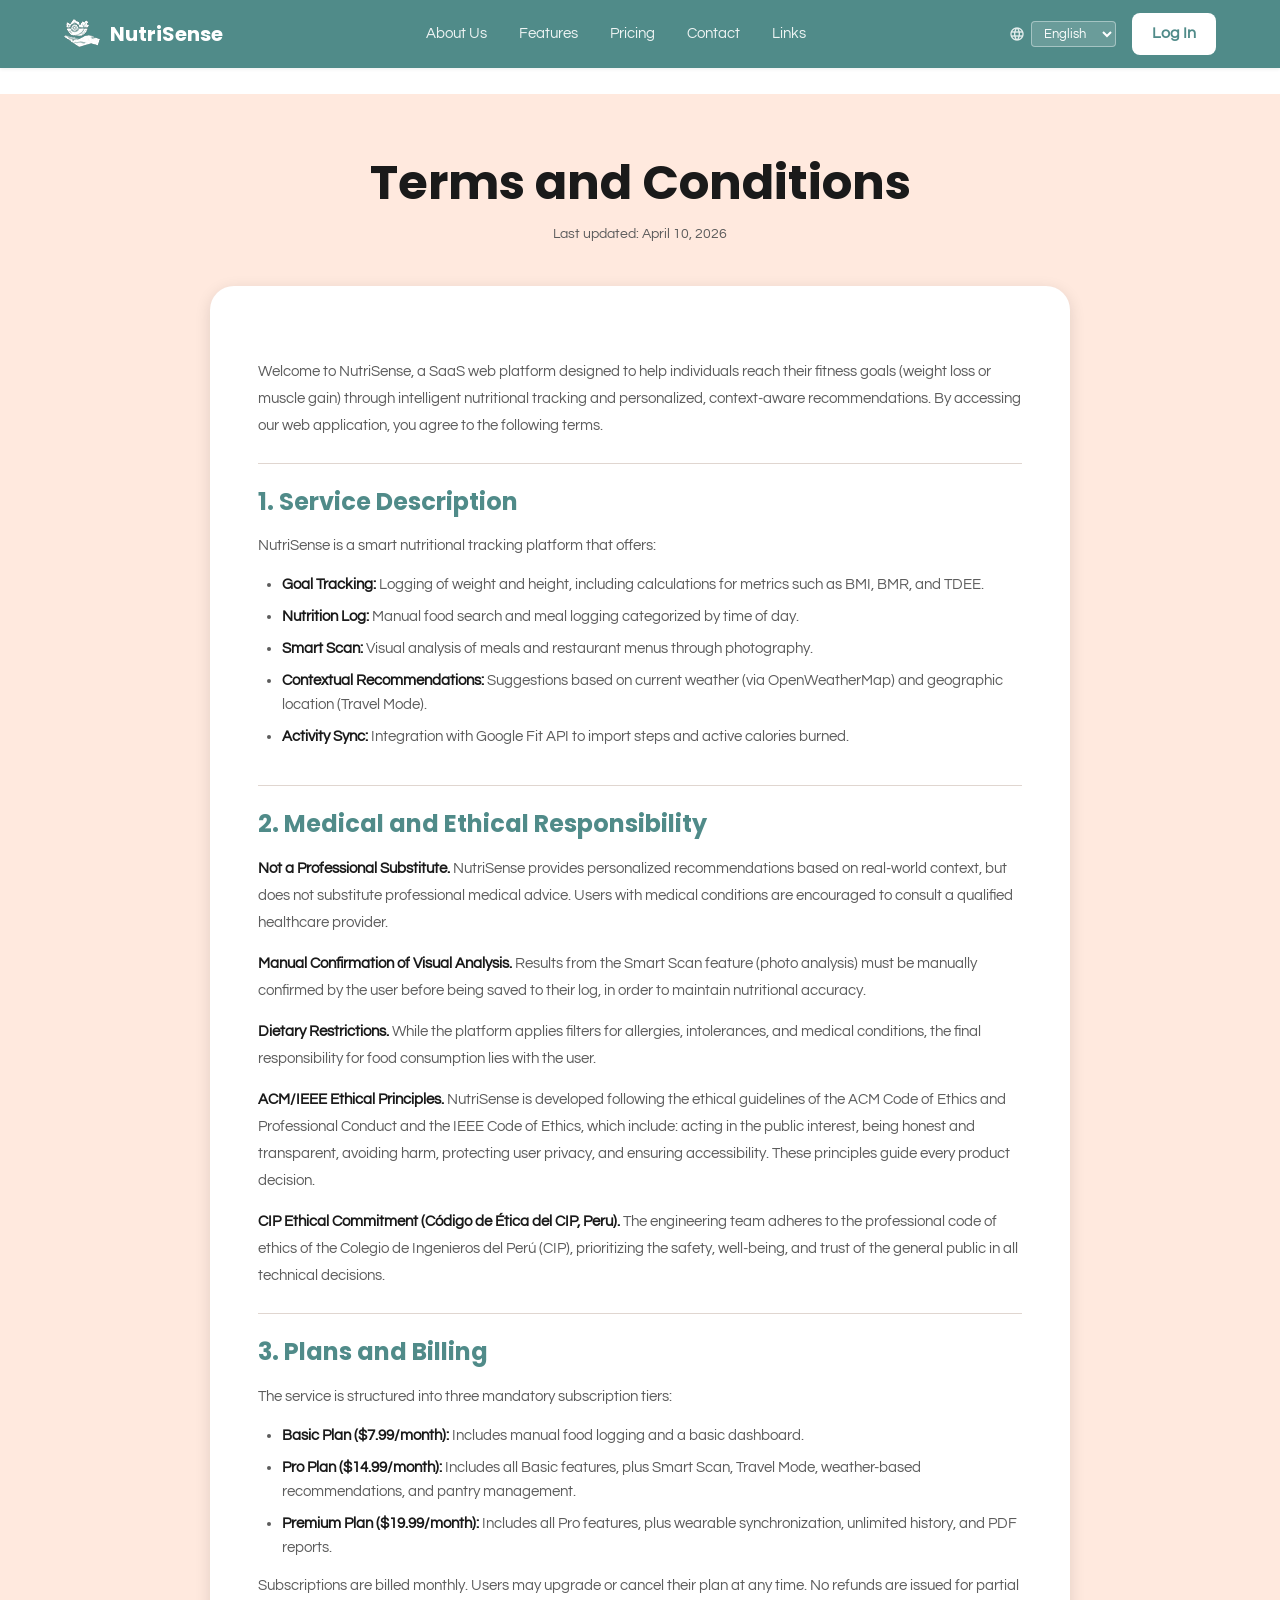
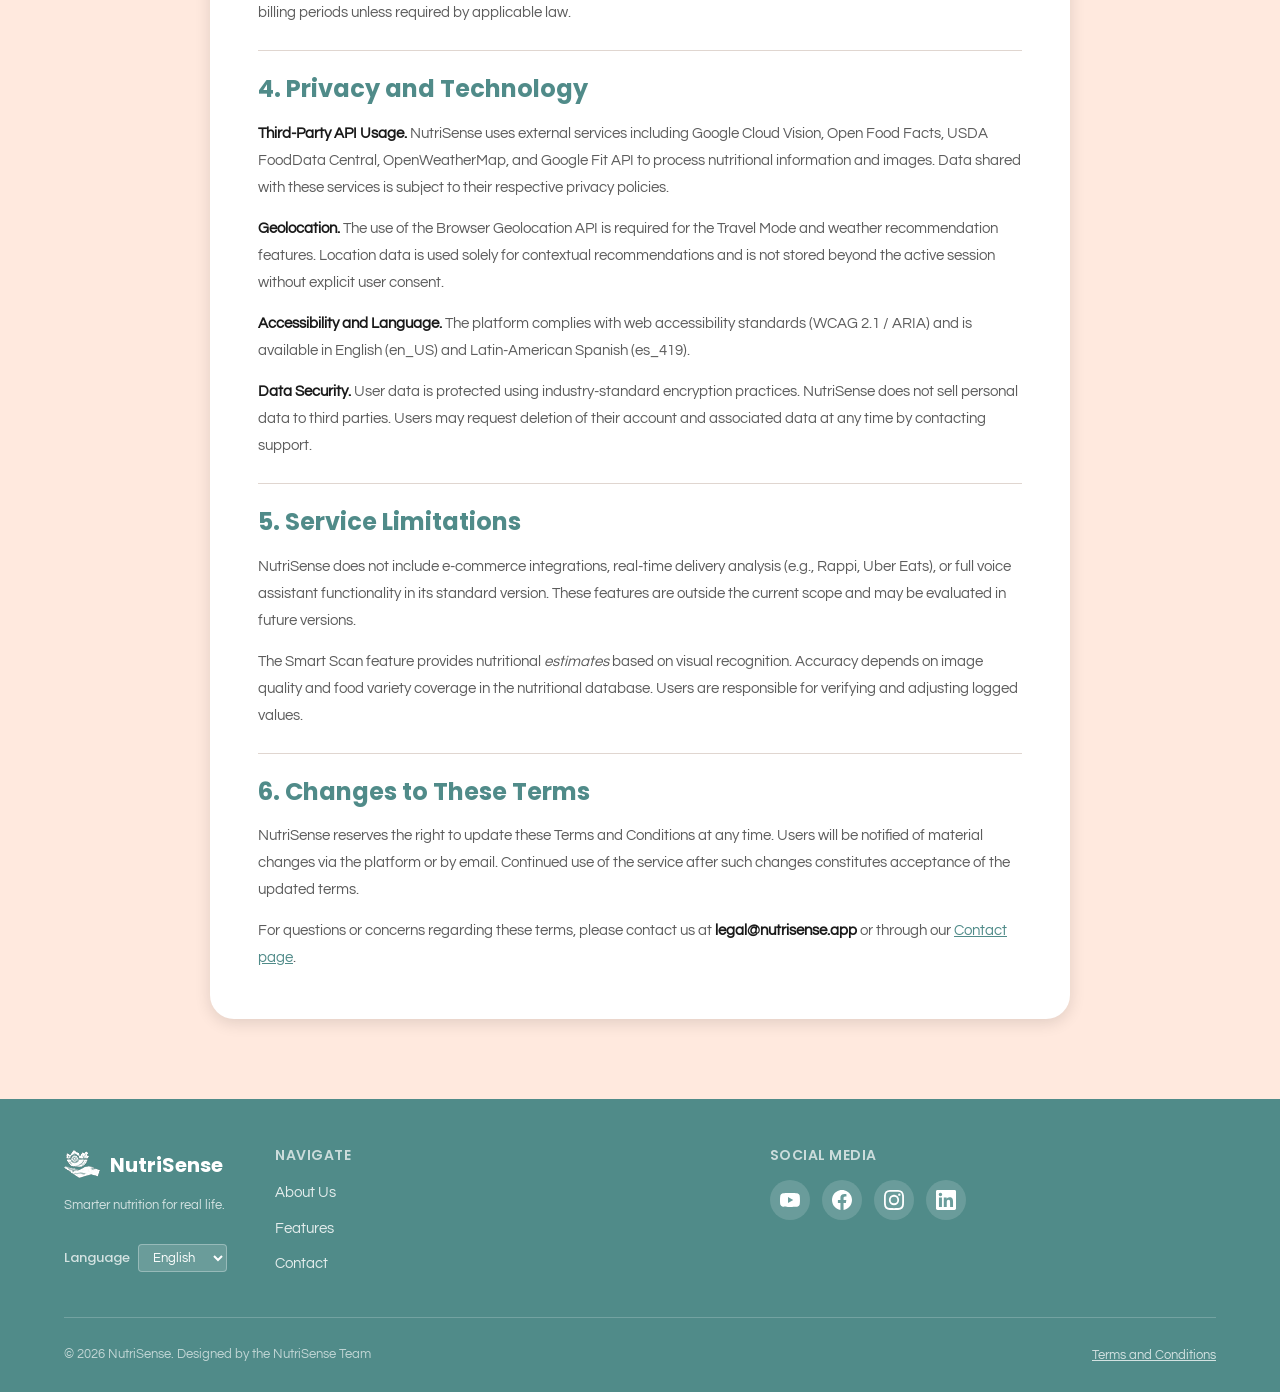
<file: terms.html>
<!DOCTYPE html>
< lang="en-US">
<head>
  <meta charset="UTF-8" />
  <meta name="viewport" content="width=device-width, initial-scale=1.0" />

  <!-- SEO Meta Tags -->
  <title>Terms and Conditions: NutriSense</title>
  <meta name="description" content="Read the NutriSense Terms and Conditions, including service description, ethical responsibility, billing, and privacy practices." />
  <meta name="keywords" content="NutriSense terms, terms and conditions, privacy policy, nutrition app legal, ethical use" />
  <meta name="author" content="NutriSense Team" />
  <meta name="robots" content="index, follow" />

  <link rel="canonical" href="https://upc-pre-202610-1asi0730-12053-nutrisens.github.io/nutrisense-website/terms.html" />
  <link rel="stylesheet" href="css/styles.css" />
</head>
<body class="lang-en">

  <a class="skip-link" href="#main-content">Skip to main content</a>

  <!-- ============================================================
       NAVIGATION
       ============================================================ -->
  <header role="banner">
    <nav class="navbar" role="navigation" aria-label="Main navigation">
      <div class="container">
        <a class="navbar__logo" href="index.html" aria-label="NutriSense Home">
          <img src="assets/images/logo.webp" alt="NutriSense logo" width="36" height="36" />
          <span>NutriSense</span>
        </a>

        <ul class="navbar__links" role="list">
          <li><a href="about-us.html" data-i18n="nav_about">About Us</a></li>
          <li><a href="features.html" data-i18n="nav_features">Features</a></li>
          <li><a href="index.html#plans" data-i18n="nav_pricing">Pricing</a></li>
          <li><a href="contact.html" data-i18n="nav_contact">Contact</a></li>
          <li><a href="index.html#footer-social" data-i18n="nav_links">Links</a></li>
        </ul>

        <div class="navbar__controls">
          <div class="navbar__lang" aria-label="Language selector">
            <span class="material-icons" aria-hidden="true" style="font-size:16px">language</span>
            <select class="lang-select" aria-label="Select language" title="Select language">
              <option value="en">English</option>
              <option value="es">Español</option>
            </select>
          </div>
          <a href="https://app-sense.nutriproject.xyz/" class="navbar__login" data-i18n="nav_login">Log In</a>
        </div>

        <button class="navbar__hamburger" aria-label="Open navigation menu" aria-expanded="false" aria-controls="mobileMenu">
          <span></span><span></span><span></span>
        </button>
      </div>
    </nav>

    <div class="navbar__mobile" id="mobileMenu" role="dialog" aria-label="Mobile navigation menu">
      <a href="about-us.html" data-i18n="nav_about">About Us</a>
      <a href="features.html" data-i18n="nav_features">Features</a>
      <a href="index.html#plans" data-i18n="nav_pricing">Pricing</a>
      <a href="contact.html" data-i18n="nav_contact">Contact</a>
      <a href="index.html#footer-social" data-i18n="nav_links">Links</a>
      <a href="https://app-sense.nutriproject.xyz/" class="navbar__login" data-i18n="nav_login">Log In</a>
      <div class="navbar__lang">
        <span class="material-icons" aria-hidden="true" style="font-size:16px">language</span>
        <select class="lang-select" aria-label="Select language" title="Select language">
          <option value="en">English</option>
          <option value="es">Español</option>
        </select>
      </div>
    </div>
  </header>

  <!-- ============================================================
       MAIN CONTENT
       ============================================================ -->
  <main id="main-content" class="page-content">

    <!-- Terms Page -->
    <section class="terms-page-outer" aria-label="Terms and conditions">
      <div class="container">
        <h1 class="terms-page-title" id="terms-heading" data-i18n="terms_title">Terms and Conditions</h1>
        <p class="terms-page-date" data-i18n="terms_updated">Last updated: April 10, 2026</p>

        <div class="terms-white-box">

        <!-- ===== ENGLISH VERSION ===== -->
        <div class="terms-en" lang="en-US">

          <!-- Intro -->
          <div class="terms-section">
            <p>Welcome to NutriSense, a SaaS web platform designed to help individuals reach their fitness goals (weight loss or muscle gain) through intelligent nutritional tracking and personalized, context-aware recommendations. By accessing our web application, you agree to the following terms.</p>
          </div>

          <!-- 1. Service Description -->
          <div class="terms-section">
            <h2>1. Service Description</h2>
            <p>NutriSense is a smart nutritional tracking platform that offers:</p>
            <ul>
              <li><strong>Goal Tracking:</strong> Logging of weight and height, including calculations for metrics such as BMI, BMR, and TDEE.</li>
              <li><strong>Nutrition Log:</strong> Manual food search and meal logging categorized by time of day.</li>
              <li><strong>Smart Scan:</strong> Visual analysis of meals and restaurant menus through photography.</li>
              <li><strong>Contextual Recommendations:</strong> Suggestions based on current weather (via OpenWeatherMap) and geographic location (Travel Mode).</li>
              <li><strong>Activity Sync:</strong> Integration with Google Fit API to import steps and active calories burned.</li>
            </ul>
          </div>

          <!-- 2. Medical and Ethical Responsibility -->
          <div class="terms-section">
            <h2>2. Medical and Ethical Responsibility</h2>
            <p><strong>Not a Professional Substitute.</strong> NutriSense provides personalized recommendations based on real-world context, but does not substitute professional medical advice. Users with medical conditions are encouraged to consult a qualified healthcare provider.</p>
            <p><strong>Manual Confirmation of Visual Analysis.</strong> Results from the Smart Scan feature (photo analysis) must be manually confirmed by the user before being saved to their log, in order to maintain nutritional accuracy.</p>
            <p><strong>Dietary Restrictions.</strong> While the platform applies filters for allergies, intolerances, and medical conditions, the final responsibility for food consumption lies with the user.</p>
            <p><strong>ACM/IEEE Ethical Principles.</strong> NutriSense is developed following the ethical guidelines of the ACM Code of Ethics and Professional Conduct and the IEEE Code of Ethics, which include: acting in the public interest, being honest and transparent, avoiding harm, protecting user privacy, and ensuring accessibility. These principles guide every product decision.</p>
            <p><strong>CIP Ethical Commitment (Código de Ética del CIP, Peru).</strong> The engineering team adheres to the professional code of ethics of the Colegio de Ingenieros del Perú (CIP), prioritizing the safety, well-being, and trust of the general public in all technical decisions.</p>
          </div>

          <!-- 3. Plans and Billing -->
          <div class="terms-section">
            <h2>3. Plans and Billing</h2>
            <p>The service is structured into three mandatory subscription tiers:</p>
            <ul>
              <li><strong>Basic Plan ($7.99/month):</strong> Includes manual food logging and a basic dashboard.</li>
              <li><strong>Pro Plan ($14.99/month):</strong> Includes all Basic features, plus Smart Scan, Travel Mode, weather-based recommendations, and pantry management.</li>
              <li><strong>Premium Plan ($19.99/month):</strong> Includes all Pro features, plus wearable synchronization, unlimited history, and PDF reports.</li>
            </ul>
            <p>Subscriptions are billed monthly. Users may upgrade or cancel their plan at any time. No refunds are issued for partial billing periods unless required by applicable law.</p>
          </div>

          <!-- 4. Privacy and Technology -->
          <div class="terms-section">
            <h2>4. Privacy and Technology</h2>
            <p><strong>Third-Party API Usage.</strong> NutriSense uses external services including Google Cloud Vision, Open Food Facts, USDA FoodData Central, OpenWeatherMap, and Google Fit API to process nutritional information and images. Data shared with these services is subject to their respective privacy policies.</p>
            <p><strong>Geolocation.</strong> The use of the Browser Geolocation API is required for the Travel Mode and weather recommendation features. Location data is used solely for contextual recommendations and is not stored beyond the active session without explicit user consent.</p>
            <p><strong>Accessibility and Language.</strong> The platform complies with web accessibility standards (WCAG 2.1 / ARIA) and is available in English (en_US) and Latin-American Spanish (es_419).</p>
            <p><strong>Data Security.</strong> User data is protected using industry-standard encryption practices. NutriSense does not sell personal data to third parties. Users may request deletion of their account and associated data at any time by contacting support.</p>
          </div>

          <!-- 5. Limitations -->
          <div class="terms-section">
            <h2>5. Service Limitations</h2>
            <p>NutriSense does not include e-commerce integrations, real-time delivery analysis (e.g., Rappi, Uber Eats), or full voice assistant functionality in its standard version. These features are outside the current scope and may be evaluated in future versions.</p>
            <p>The Smart Scan feature provides nutritional <em>estimates</em> based on visual recognition. Accuracy depends on image quality and food variety coverage in the nutritional database. Users are responsible for verifying and adjusting logged values.</p>
          </div>

          <!-- 6. Changes to Terms -->
          <div class="terms-section">
            <h2>6. Changes to These Terms</h2>
            <p>NutriSense reserves the right to update these Terms and Conditions at any time. Users will be notified of material changes via the platform or by email. Continued use of the service after such changes constitutes acceptance of the updated terms.</p>
            <p>For questions or concerns regarding these terms, please contact us at <strong>legal@nutrisense.app</strong> or through our <a href="contact.html">Contact page</a>.</p>
          </div>

        </div>
        <!-- END ENGLISH VERSION -->

        <!-- ===== SPANISH VERSION ===== -->
        <div class="terms-es" lang="es-419">

          <!-- Intro -->
          <div class="terms-section">
            <p>Bienvenido a NutriSense, una plataforma web SaaS diseñada para ayudar a las personas a alcanzar sus objetivos físicos (pérdida de peso o ganancia de masa muscular) mediante el seguimiento nutricional inteligente y recomendaciones personalizadas basadas en el contexto real. Al acceder a nuestra aplicación web, aceptas los siguientes términos.</p>
          </div>

          <!-- 1 -->
          <div class="terms-section">
            <h2>1. Descripción del servicio</h2>
            <p>NutriSense es una plataforma de seguimiento nutricional inteligente que ofrece:</p>
            <ul>
              <li><strong>Seguimiento de metas:</strong> Registro de peso y talla, con cálculo de métricas como IMC, TMB y TDEE.</li>
              <li><strong>Registro nutricional:</strong> Búsqueda manual de alimentos y registro de comidas clasificadas por horario del día.</li>
              <li><strong>Smart Scan:</strong> Análisis visual de platos y menús de restaurante mediante fotografía.</li>
              <li><strong>Recomendaciones contextuales:</strong> Sugerencias basadas en el clima actual (vía OpenWeatherMap) y la ubicación geográfica (Modo Viaje).</li>
              <li><strong>Sincronización de actividad:</strong> Integración con la API de Google Fit para importar pasos y calorías activas quemadas.</li>
            </ul>
          </div>

          <!-- 2 -->
          <div class="terms-section">
            <h2>2. Responsabilidad médica y ética</h2>
            <p><strong>No es un sustituto profesional.</strong> NutriSense proporciona recomendaciones personalizadas basadas en el contexto real, pero no sustituye la asesoría médica profesional. Se recomienda a los usuarios con condiciones médicas que consulten a un profesional de la salud calificado.</p>
            <p><strong>Confirmación manual del análisis visual.</strong> Los resultados del Smart Scan (análisis por foto) deben ser confirmados manualmente por el usuario antes de guardarse en su registro, a fin de mantener la precisión nutricional.</p>
            <p><strong>Restricciones dietéticas.</strong> Si bien la plataforma aplica filtros para alergias, intolerancias y condiciones médicas, la responsabilidad final sobre el consumo de alimentos recae en el usuario.</p>
            <p><strong>Principios éticos ACM/IEEE.</strong> NutriSense se desarrolla siguiendo las directrices éticas del Código de Ética y Conducta Profesional de la ACM y el Código de Ética del IEEE, que incluyen: actuar en el interés público, ser honesto y transparente, evitar daños, proteger la privacidad del usuario y garantizar la accesibilidad. Estos principios guían cada decisión del producto.</p>
            <p><strong>Compromiso ético CIP.</strong> El equipo de ingeniería sigue el Código de Ética del Colegio de Ingenieros del Perú (CIP), priorizando la seguridad, el bienestar y la confianza de la ciudadanía en todas las decisiones técnicas.</p>
          </div>

          <!-- 3 -->
          <div class="terms-section">
            <h2>3. Planes y facturación</h2>
            <p>El servicio está estructurado en tres niveles de suscripción:</p>
            <ul>
              <li><strong>Plan Básico ($7.99/mes):</strong> Incluye registro manual de comidas y panel básico.</li>
              <li><strong>Plan Pro ($14.99/mes):</strong> Incluye todas las funciones del plan Básico, más Smart Scan, Modo Viaje, recomendaciones por clima y gestión de despensa.</li>
              <li><strong>Plan Premium ($19.99/mes):</strong> Incluye todas las funciones del plan Pro, más sincronización con wearables, historial ilimitado y reportes en PDF.</li>
            </ul>
            <p>Las suscripciones se facturan mensualmente. Los usuarios pueden cambiar de plan o cancelar en cualquier momento. No se emiten reembolsos por períodos de facturación parciales, salvo que la ley aplicable lo requiera.</p>
          </div>

          <!-- 4 -->
          <div class="terms-section">
            <h2>4. Privacidad y tecnología</h2>
            <p><strong>Uso de APIs de terceros.</strong> NutriSense utiliza servicios externos, incluyendo Google Cloud Vision, Open Food Facts, USDA FoodData Central, OpenWeatherMap y la API de Google Fit para procesar información nutricional e imágenes. Los datos compartidos con estos servicios están sujetos a sus respectivas políticas de privacidad.</p>
            <p><strong>Geolocalización.</strong> El uso de la API de Geolocalización del navegador es necesario para las funciones de Modo Viaje y recomendaciones por clima. Los datos de ubicación se utilizan únicamente para recomendaciones contextuales y no se almacenan más allá de la sesión activa sin el consentimiento explícito del usuario.</p>
            <p><strong>Accesibilidad e idioma.</strong> La plataforma cumple con los estándares de accesibilidad web (WCAG 2.1 / ARIA) y está disponible en inglés (en_US) y español latinoamericano (es_419).</p>
            <p><strong>Seguridad de datos.</strong> Los datos del usuario están protegidos mediante prácticas de cifrado estándar de la industria. NutriSense no vende datos personales a terceros. Los usuarios pueden solicitar la eliminación de su cuenta y datos asociados en cualquier momento contactando al soporte.</p>
          </div>

          <!-- 5 -->
          <div class="terms-section">
            <h2>5. Limitaciones del servicio</h2>
            <p>NutriSense no incluye integraciones de e-commerce, análisis de delivery en tiempo real (como Rappi o Uber Eats) ni asistente de voz completo en su versión estándar. Estas funciones están fuera del alcance actual y podrán evaluarse en versiones futuras.</p>
            <p>El Smart Scan proporciona <em>estimaciones</em> nutricionales basadas en reconocimiento visual. La precisión depende de la calidad de la imagen y la cobertura de la base de datos nutricional. Los usuarios son responsables de verificar y ajustar los valores registrados.</p>
          </div>

          <!-- 6 -->
          <div class="terms-section">
            <h2>6. Cambios en estos términos</h2>
            <p>NutriSense se reserva el derecho de actualizar estos Términos y Condiciones en cualquier momento. Los usuarios serán notificados de cambios importantes a través de la plataforma o por correo electrónico. El uso continuado del servicio tras dichos cambios constituye la aceptación de los términos actualizados.</p>
            <p>Para consultas o inquietudes sobre estos términos, contáctanos en <strong>legal@nutrisense.app</strong> o a través de nuestra <a href="contact.html">página de Contacto</a>.</p>
          </div>

        </div>
        <!-- END SPANISH VERSION -->

        </div><!-- /.terms-white-box -->
      </div>
    </section>

  </main>

  <!-- ============================================================
       FOOTER
       ============================================================ -->
  <footer class="footer" role="contentinfo">
    <div class="container">
      <div class="footer__main">

        <div class="footer__brand">
          <a class="footer__logo" href="index.html" aria-label="NutriSense Home">
            <img src="assets/images/logo.webp" alt="NutriSense logo" width="36" height="36" />
            <span>NutriSense</span>
          </a>
          <p class="footer__tagline" data-i18n="footer_tagline">Smarter nutrition for real life.</p>
          <div class="footer__lang">
            <label for="footer-lang-terms" data-i18n="footer_lang">Language</label>
            <select id="footer-lang-terms" class="lang-select" aria-label="Select language">
              <option value="en">English</option>
              <option value="es">Español</option>
            </select>
          </div>
        </div>

        <nav class="footer__nav" aria-label="Footer navigation">
          <h4 data-i18n="footer_nav_head">Navigate</h4>
          <ul role="list">
            <li><a href="about-us.html" data-i18n="nav_about">About Us</a></li>
            <li><a href="features.html" data-i18n="nav_features">Features</a></li>
            <li><a href="contact.html" data-i18n="nav_contact">Contact</a></li>
          </ul>
        </nav>

        <div class="footer__nav">
          <h4 data-i18n="footer_social" id="footer-social">Social Media</h4>
          <div class="footer__social" role="list" aria-label="Social media links">
            <a href="https://www.youtube.com/@nutrisense" class="social-link" role="listitem" aria-label="NutriSense on YouTube" target="_blank" rel="noopener noreferrer">
              <svg viewBox="0 0 24 24" aria-hidden="true" focusable="false"><path d="M23.5 6.2a3 3 0 0 0-2.1-2.1C19.5 3.6 12 3.6 12 3.6s-7.5 0-9.4.5A3 3 0 0 0 .5 6.2C0 8.1 0 12 0 12s0 3.9.5 5.8a3 3 0 0 0 2.1 2.1c1.9.5 9.4.5 9.4.5s7.5 0 9.4-.5a3 3 0 0 0 2.1-2.1c.5-1.9.5-5.8.5-5.8s0-3.9-.5-5.8zm-13.9 9.4V8.4l6.3 3.6-6.3 3.6z"/></svg>
            </a>
            <a href="https://www.facebook.com/nutrisense" class="social-link" role="listitem" aria-label="NutriSense on Facebook" target="_blank" rel="noopener noreferrer">
              <svg viewBox="0 0 24 24" aria-hidden="true" focusable="false"><path d="M24 12.07C24 5.41 18.63 0 12 0S0 5.4 0 12.07C0 18.1 4.39 23.1 10.13 24v-8.44H7.08v-3.49h3.04V9.41c0-3.02 1.8-4.7 4.54-4.7 1.31 0 2.68.24 2.68.24v2.97h-1.5c-1.5 0-1.96.93-1.96 1.89v2.26h3.32l-.53 3.49h-2.8V24C19.62 23.1 24 18.1 24 12.07z"/></svg>
            </a>
            <a href="https://www.instagram.com/nutrisense" class="social-link" role="listitem" aria-label="NutriSense on Instagram" target="_blank" rel="noopener noreferrer">
              <svg viewBox="0 0 24 24" aria-hidden="true" focusable="false"><path d="M12 2.16c3.2 0 3.58.01 4.84.07 3.25.15 4.77 1.69 4.92 4.92.06 1.27.07 1.64.07 4.83s-.01 3.58-.07 4.84c-.15 3.23-1.66 4.78-4.92 4.92-1.26.06-1.63.07-4.84.07-3.2 0-3.58-.01-4.84-.07-3.26-.14-4.78-1.7-4.92-4.92C2.17 15.58 2.16 15.2 2.16 12c0-3.2.01-3.58.07-4.84C2.38 3.86 3.9 2.3 7.16 2.23 8.42 2.17 8.8 2.16 12 2.16zM12 0C8.74 0 8.33.01 7.05.07 2.7.27.27 2.7.07 7.05.01 8.33 0 8.74 0 12c0 3.26.01 3.67.07 4.95.2 4.36 2.62 6.78 6.98 6.98C8.33 23.99 8.74 24 12 24c3.26 0 3.67-.01 4.95-.07 4.35-.2 6.78-2.62 6.98-6.98.06-1.28.07-1.69.07-4.95 0-3.26-.01-3.67-.07-4.95C23.73 2.71 21.31.27 16.95.07 15.67.01 15.26 0 12 0zm0 5.84a6.16 6.16 0 1 0 0 12.32 6.16 6.16 0 0 0 0-12.32zM12 16a4 4 0 1 1 0-8 4 4 0 0 1 0 8zm6.4-11.85a1.44 1.44 0 1 0 0 2.88 1.44 1.44 0 0 0 0-2.88z"/></svg>
            </a>
            <a href="https://www.linkedin.com/company/nutrisense" class="social-link" role="listitem" aria-label="NutriSense on LinkedIn" target="_blank" rel="noopener noreferrer">
              <svg viewBox="0 0 24 24" aria-hidden="true" focusable="false"><path d="M20.45 20.45h-3.56v-5.57c0-1.33-.03-3.04-1.85-3.04-1.85 0-2.13 1.45-2.13 2.94v5.67H9.35V9h3.41v1.56h.05c.48-.9 1.64-1.85 3.37-1.85 3.6 0 4.27 2.37 4.27 5.45v6.29zM5.34 7.43a2.07 2.07 0 1 1 0-4.14 2.07 2.07 0 0 1 0 4.14zm1.78 13.02H3.55V9h3.57v11.45zM22.23 0H1.77C.79 0 0 .77 0 1.72v20.56C0 23.23.8 24 1.77 24h20.46c.98 0 1.77-.77 1.77-1.72V1.72C24 .77 23.2 0 22.23 0z"/></svg>
            </a>
          </div>
        </div>

      </div>

      <div class="footer__bottom">
        <p class="footer__copy" data-i18n="footer_copy">© 2026 NutriSense. Designed by the NutriSense Team</p>
        <div class="footer__terms">
          <a href="terms.html" aria-current="page" data-i18n="footer_terms">Terms and Conditions</a>
        </div>
      </div>
    </div>
  </footer>

  <script src="js/i18n.js"></script>
  <script src="js/main.js"></script>
</body>
</html>
</file>
<file: css/styles.css>
/* --- Google Fonts --- */
@import url('https://fonts.googleapis.com/css2?family=Poppins:wght@400;500;600;700;800&family=Questrial&display=swap');
@import url('https://fonts.googleapis.com/icon?family=Material+Icons');

/* --- CSS Variables --- */
:root {
  --color-primary:    #508B89;
  --color-primary-dk: #3a6a68;
  --color-bg-light:   #FFE9DE;
  --color-cta:        #F4C5AE;
  --color-cta-dk:     #e0a98e;
  --color-black:      #000000;
  --color-white:      #FFFFFF;
  --color-text:       #1a1a1a;
  --color-text-muted: #5c5c5c;
  --color-border:     #e0d6d0;

  --font-heading: 'Poppins', sans-serif;
  --font-body:    'Questrial', sans-serif;

  --h1: 48px;
  --h2: 36px;
  --h3: 28px;
  --h4: 24px;
  --body: 16px;
  --caption: 13px;

  --shadow-sm: 0 1px 4px rgba(0,0,0,.08);
  --shadow-md: 0 4px 16px rgba(0,0,0,.12);
  --shadow-lg: 0 8px 32px rgba(0,0,0,.18);
  --radius:    8px;
  --radius-lg: 16px;
  --radius-xl: 24px;
  --transition: .3s ease;
  --nav-height: 68px;
}

/* --- Reset & Base --- */
*, *::before, *::after { box-sizing: border-box; margin: 0; padding: 0; }

html {
  scroll-behavior: smooth;
  font-size: 16px;
}

html.snap-page {
  scroll-snap-type: y mandatory;
  scroll-padding-top: var(--nav-height);
}

body {
  font-family: var(--font-body);
  font-size: var(--body);
  color: var(--color-text);
  background: var(--color-white);
  line-height: 1.6;
  overflow-x: hidden;
}

img { max-width: 100%; height: auto; display: block; }

a { color: inherit; text-decoration: none; }

ul { list-style: none; }

button { cursor: pointer; border: none; background: none; font-family: inherit; }

/* --- Typography --- */
h1, h2, h3, h4, h5, h6 { font-family: var(--font-heading); line-height: 1.2; }

h1 { font-size: clamp(32px, 5vw, var(--h1)); font-weight: 700; }
h2 { font-size: clamp(26px, 4vw, var(--h2)); font-weight: 700; }
h3 { font-size: clamp(22px, 3vw, var(--h3)); font-weight: 600; }
h4 { font-size: clamp(18px, 2.5vw, var(--h4)); font-weight: 600; }

/* --- Utility classes --- */
.container {
  max-width: 1200px;
  margin: 0 auto;
  padding: 0 24px;
}

.section-title {
  text-align: center;
  margin-bottom: 48px;
  font-family: var(--font-heading);
  font-weight: 700;
}

.btn {
  display: inline-flex;
  align-items: center;
  justify-content: center;
  gap: 8px;
  padding: 14px 32px;
  border-radius: var(--radius);
  font-family: var(--font-heading);
  font-size: 15px;
  font-weight: 600;
  transition: background var(--transition), box-shadow var(--transition), transform var(--transition);
  white-space: nowrap;
}

.btn:hover { transform: translateY(-2px); }
.btn:active { transform: translateY(0); }

.btn-primary {
  background: var(--color-cta);
  color: var(--color-text);
  box-shadow: var(--shadow-sm);
}
.btn-primary:hover { background: var(--color-cta-dk); box-shadow: var(--shadow-md); }

.btn-primary-teal {
  background: var(--color-primary);
  color: var(--color-white);
  box-shadow: var(--shadow-sm);
}
.btn-primary-teal:hover { background: var(--color-primary-dk); box-shadow: var(--shadow-md); }

.btn-outline {
  background: transparent;
  color: var(--color-primary);
  border: 2px solid var(--color-primary);
}
.btn-outline:hover { background: var(--color-primary); color: var(--color-white); }

.btn-white {
  background: var(--color-white);
  color: var(--color-primary);
  box-shadow: var(--shadow-sm);
}
.btn-white:hover { box-shadow: var(--shadow-md); }

/* ============================================================
   NAVIGATION
   ============================================================ */
.navbar {
  position: fixed;
  top: 0;
  left: 0;
  right: 0;
  z-index: 1000;
  height: var(--nav-height);
  background: #508B89;
  box-shadow: var(--shadow-sm);
  display: flex;
  align-items: center;
}

.navbar .container {
  display: flex;
  align-items: center;
  justify-content: space-between;
  width: 100%;
}

.navbar__logo {
  display: flex;
  align-items: center;
  gap: 10px;
  font-family: var(--font-heading);
  font-size: 20px;
  font-weight: 700;
  color: var(--color-white);
}

.navbar__logo img {
  width: 36px;
  height: 36px;
  object-fit: contain;
}

.navbar__links {
  display: flex;
  align-items: center;
  gap: 32px;
}

.navbar__links a {
  font-family: var(--font-body);
  font-size: 15px;
  color: rgba(255,255,255,0.9);
  transition: color var(--transition);
  position: relative;
}

.navbar__links a::after {
  content: '';
  position: absolute;
  bottom: -2px;
  left: 0;
  width: 0;
  height: 2px;
  background: var(--color-white);
  transition: width var(--transition);
}

.navbar__links a:hover::after,
.navbar__links a.active::after { width: 100%; }
.navbar__links a:hover,
.navbar__links a.active { color: var(--color-white); }

.navbar__login {
  background: var(--color-white);
  color: var(--color-primary) !important;
  padding: 8px 20px;
  border-radius: var(--radius);
  font-weight: 600;
  transition: background var(--transition) !important;
}
.navbar__login:hover { background: rgba(255,255,255,0.88) !important; }
.navbar__login::after { display: none !important; }

.navbar__lang {
  display: flex;
  align-items: center;
  gap: 6px;
  font-size: var(--caption);
  font-family: var(--font-body);
  color: rgba(255,255,255,0.85);
}

.navbar__lang select {
  border: 1px solid rgba(255,255,255,0.4);
  border-radius: 4px;
  padding: 4px 8px;
  font-family: var(--font-body);
  font-size: var(--caption);
  background: rgba(255,255,255,0.15);
  color: var(--color-white);
  cursor: pointer;
}

.navbar__lang select option {
  background: var(--color-primary-dk);
  color: var(--color-white);
}

.navbar__controls {
  display: flex;
  align-items: center;
  gap: 16px;
}

/* Hamburger */
.navbar__hamburger {
  display: none;
  flex-direction: column;
  gap: 5px;
  padding: 8px;
  border-radius: var(--radius);
  background: transparent;
}
.navbar__hamburger span {
  display: block;
  width: 24px;
  height: 2px;
  background: var(--color-white);
  transition: transform var(--transition), opacity var(--transition);
}
.navbar__hamburger[aria-expanded="true"] span:nth-child(1) { transform: translateY(7px) rotate(45deg); }
.navbar__hamburger[aria-expanded="true"] span:nth-child(2) { opacity: 0; }
.navbar__hamburger[aria-expanded="true"] span:nth-child(3) { transform: translateY(-7px) rotate(-45deg); }

/* Mobile nav drawer (right side) */
.navbar__mobile {
  display: flex;
  flex-direction: column;
  position: fixed;
  top: 0;
  right: 0;
  bottom: 0;
  width: 280px;
  background: var(--color-white);
  box-shadow: -4px 0 24px rgba(0,0,0,.18);
  z-index: 999;
  transform: translateX(100%);
  transition: transform .35s cubic-bezier(.4,0,.2,1);
  overflow-y: auto;
  visibility: hidden;
  pointer-events: none;
}
.navbar__mobile.is-open {
  transform: translateX(0);
  visibility: visible;
  pointer-events: auto;
}
.navbar__mobile-header {
  display: flex;
  align-items: center;
  justify-content: space-between;
  background: var(--color-primary);
  padding: 0 20px;
  min-height: var(--nav-height);
  flex-shrink: 0;
}
.navbar__mobile-brand {
  display: flex;
  align-items: center;
  gap: 8px;
  font-family: var(--font-heading);
  font-size: 16px;
  font-weight: 700;
  color: var(--color-white);
}
.navbar__mobile-brand img { width: 28px; height: 28px; object-fit: contain; }
.navbar__mobile-close {
  background: transparent;
  border: none;
  color: var(--color-white);
  cursor: pointer;
  display: flex;
  align-items: center;
  justify-content: center;
  padding: 8px;
  border-radius: 50%;
  transition: background var(--transition);
}
.navbar__mobile-close:hover { background: rgba(255,255,255,.15); }
.navbar__mobile-close .material-icons { font-size: 24px; }
.navbar__mobile a {
  font-family: var(--font-body);
  font-size: 16px;
  padding: 16px 24px;
  border-bottom: 1px solid var(--color-border);
  color: var(--color-text);
  transition: color var(--transition), background var(--transition);
  display: block;
}
.navbar__mobile a:hover { color: var(--color-primary); background: var(--color-bg-light); }
.navbar__mobile .navbar__lang {
  margin: 16px 24px;
  color: var(--color-text);
}
.navbar__mobile .navbar__lang select {
  background: transparent;
  border: 1px solid var(--color-border);
  color: var(--color-text);
}

/* Nav overlay backdrop */
.navbar__overlay {
  display: none;
  position: fixed;
  inset: 0;
  background: rgba(0,0,0,.45);
  z-index: 998;
}
.navbar__overlay.is-open { display: block; }

/* ============================================================
   PAGE OFFSET (sticky nav)
   ============================================================ */
.page-content { padding-top: var(--nav-height); }

/* ============================================================
   HERO CAROUSEL
   ============================================================ */
.hero {
  position: relative;
  width: 100%;
  overflow: hidden;
  background: var(--color-bg-light);
}

.hero__track {
  display: flex;
  transition: transform .5s cubic-bezier(.4,0,.2,1);
  will-change: transform;
}

.hero__slide {
  min-width: 100%;
  position: relative;
  overflow: hidden;
  display: flex;
  align-items: center;
  justify-content: center;
}

/* CTA Slides */
.hero__slide--cta {
  min-height: calc(100vh - var(--nav-height));
  background: var(--color-bg-light);
}

.hero__slide-bg {
  position: absolute;
  inset: 0;
  background-size: cover;
  background-position: center;
  z-index: 0;
}

.hero__slide-bg::after {
  content: '';
  position: absolute;
  inset: 0;
  background: linear-gradient(135deg, rgba(80,139,137,.80) 0%, rgba(0,0,0,.30) 100%);
}

.hero__slide-content {
  position: relative;
  z-index: 1;
  max-width: 680px;
  text-align: center;
  padding: 60px 24px;
  color: var(--color-white);
}

.hero__slide-content .hero__tag {
  display: inline-block;
  background: rgba(244,197,174,.9);
  color: var(--color-text);
  font-size: var(--caption);
  font-family: var(--font-heading);
  font-weight: 600;
  padding: 6px 16px;
  border-radius: 999px;
  margin-bottom: 20px;
  letter-spacing: .5px;
  text-transform: uppercase;
}

.hero__slide-content h1 { color: var(--color-white); margin-bottom: 16px; }

.hero__slide-content p {
  font-size: 18px;
  margin-bottom: 36px;
  opacity: .92;
  line-height: 1.7;
}

/* Video slides */
.hero__slide--video {
  min-height: calc(100vh - var(--nav-height));
  background: var(--color-white);
  flex-direction: column;
  gap: 24px;
  padding: 48px 24px;
}

.hero__slide--video h2 {
  color: var(--color-text);
  text-align: center;
}

.hero__slide--video p {
  color: var(--color-text-muted);
  text-align: center;
  margin-top: -16px;
  margin-bottom: 8px;
  font-size: var(--body);
}

.hero__video-wrapper {
  width: 100%;
  max-width: 860px;
  aspect-ratio: 16/9;
  border-radius: var(--radius-lg);
  overflow: hidden;
  box-shadow: var(--shadow-lg);
}

.hero__video-wrapper iframe {
  width: 100%;
  height: 100%;
  border: none;
}

/* Carousel Controls */
.hero__btn {
  position: absolute;
  top: 50%;
  transform: translateY(-50%);
  z-index: 10;
  background: rgba(80,139,137,.85);
  backdrop-filter: blur(4px);
  border: 2px solid rgba(255,255,255,.6);
  color: var(--color-white);
  width: 48px;
  height: 48px;
  border-radius: 50%;
  display: flex;
  align-items: center;
  justify-content: center;
  transition: background var(--transition);
  font-size: 24px;
}
.hero__btn:hover { background: #508B89; }
.hero__btn--prev { left: 20px; }
.hero__btn--next { right: 20px; }

.hero__dots {
  position: absolute;
  bottom: 24px;
  left: 50%;
  transform: translateX(-50%);
  display: flex;
  gap: 10px;
  z-index: 10;
}

.hero__dot {
  width: 10px;
  height: 10px;
  border-radius: 50%;
  background: rgba(255,255,255,.5);
  border: none;
  transition: background var(--transition), transform var(--transition);
}
.hero__dot.is-active {
  background: var(--color-white);
  transform: scale(1.3);
}

/* ============================================================
   FULL-SCREEN FEATURE SECTIONS (index.html — Smart Scan, Global Nutrition, Weather)
   ============================================================ */
.feat-section {
  min-height: 100vh;
  background: var(--color-white);
  display: flex;
  align-items: center;
}

.feat-section__content {
  max-width: 1800px;
  margin: 0 auto;
  padding: 80px 24px;
  display: grid;
  grid-template-columns: 1fr 800px;
  gap: 60px;
  align-items: center;
  width: 100%;
}

.feat-section--img-left.feat-section__content {
  grid-template-columns: 800px 1fr;
}

.feat-section--img-left .feat-section__img-wrap { order: -1; }

.feat-section__text h2 {
  color: var(--color-black);
  margin-bottom: 20px;
  font-size: clamp(28px, 4vw, 44px);
}

.feat-section__text p {
  color: var(--color-text);
  font-size: 17px;
  line-height: 1.8;
}

.feat-section__img-wrap img {
  width: 800px;
  height: 800px;
  max-width: 100%;
  object-fit: cover;
  display: block;
  border: none;
  border-radius: 0;
}

/* ============================================================
   SEGMENTS SECTION
   ============================================================ */
.segments {
  min-height: 100vh;
  padding: 100px 0;
  background: var(--color-bg-light);
  text-align: center;
  display: flex;
  align-items: center;
}

.segments .container { width: 100%; }

.segments h2 {
  color: var(--color-text);
  margin-bottom: 12px;
}

.segments__subtitle {
  color: var(--color-text-muted);
  margin-bottom: 56px;
  font-size: 17px;
}

.segments__cards {
  display: flex;
  gap: 32px;
  justify-content: center;
  flex-wrap: wrap;
  align-items: stretch;
}

.segment-card {
  background: linear-gradient(to bottom, #FFC0CB, #F4C5AE);
  border: none;
  border-radius: var(--radius-xl);
  padding: 56px 48px;
  max-width: 380px;
  width: 100%;
  text-align: center;
  transition: box-shadow var(--transition), transform var(--transition);
  display: flex;
  flex-direction: column;
  align-items: center;
  gap: 20px;
}
.segment-card:hover {
  box-shadow: var(--shadow-md);
  transform: translateY(-4px);
}

.segment-card__icon {
  width: 110px;
  height: 110px;
  background: #FFE9DE;
  border-radius: 50%;
  display: flex;
  align-items: center;
  justify-content: center;
  overflow: hidden;
  flex-shrink: 0;
}
.segment-card__icon img {
  width: 100%;
  height: 100%;
  object-fit: cover;
}

.segment-card h3 { color: var(--color-text); font-size: var(--h4); }
.segment-card p { color: var(--color-text-muted); font-size: 14px; line-height: 1.6; }
.segment-card .btn {
  background: #FFE9DE;
  color: var(--color-text);
  box-shadow: var(--shadow-sm);
}
.segment-card .btn:hover { background: #f0c8b5; box-shadow: var(--shadow-md); }

/* ============================================================
   PLANS / PRICING
   ============================================================ */
.plans {
  padding: 100px 0;
  background: var(--color-bg-light);
}

.plans h2 { margin-bottom: 12px; }

.plans__subtitle {
  text-align: center;
  color: var(--color-text-muted);
  margin-bottom: 56px;
  font-size: 17px;
}

.plans__grid {
  display: grid;
  grid-template-columns: repeat(3, 1fr);
  gap: 28px;
  align-items: start;
}

.plan-card {
  background: var(--color-white);
  border-radius: var(--radius-xl);
  padding: 40px 32px;
  box-shadow: var(--shadow-md);
  transition: transform var(--transition), box-shadow var(--transition);
  position: relative;
  display: flex;
  flex-direction: column;
  gap: 0;
}
.plan-card:hover { transform: translateY(-4px); box-shadow: var(--shadow-lg); }

.plan-card--featured {
  border: 2px solid var(--color-primary);
}

.plan-card__badge {
  position: absolute;
  top: -14px;
  left: 50%;
  transform: translateX(-50%);
  background: var(--color-primary);
  color: var(--color-white);
  font-family: var(--font-heading);
  font-size: var(--caption);
  font-weight: 600;
  padding: 4px 16px;
  border-radius: 999px;
  text-transform: uppercase;
  letter-spacing: .5px;
  white-space: nowrap;
}

.plan-card__name {
  font-family: var(--font-heading);
  font-size: var(--h4);
  font-weight: 700;
  margin-bottom: 8px;
  color: var(--color-primary);
}

.plan-card__price {
  font-family: var(--font-heading);
  font-size: 40px;
  font-weight: 800;
  color: var(--color-text);
  margin-bottom: 4px;
  line-height: 1;
}
.plan-card__price span {
  font-size: 16px;
  font-weight: 400;
  color: var(--color-text-muted);
}

.plan-card__desc {
  font-size: 14px;
  color: var(--color-text-muted);
  margin-bottom: 28px;
  margin-top: 8px;
}

.plan-card__features {
  display: flex;
  flex-direction: column;
  gap: 12px;
  margin-bottom: 36px;
  flex: 1;
}

.plan-feature {
  display: flex;
  align-items: flex-start;
  gap: 10px;
  font-size: 14px;
  color: var(--color-text);
}

.plan-feature__icon {
  width: 20px;
  height: 20px;
  border-radius: 50%;
  display: flex;
  align-items: center;
  justify-content: center;
  font-size: 14px;
  flex-shrink: 0;
  margin-top: 1px;
}
.plan-feature__icon--yes {
  background: var(--color-primary);
  color: var(--color-white);
}
.plan-feature__icon--no {
  background: var(--color-border);
  color: var(--color-text-muted);
}

.plan-card .btn { width: 100%; }

.plan-card--recommended {
  background: #508B89;
  border-color: #508B89;
}
.plan-card--recommended .plan-card__name,
.plan-card--recommended .plan-card__price,
.plan-card--recommended .plan-card__desc,
.plan-card--recommended .plan-feature {
  color: var(--color-white);
}
.plan-card--recommended .plan-card__price span {
  color: rgba(255,255,255,0.75);
}
.plan-card--recommended .plan-card__badge {
  background: #F4C5AE;
  color: var(--color-text);
}
.plan-card--recommended .plan-feature__icon--yes {
  background: rgba(255,255,255,0.25);
  color: var(--color-white);
}

/* ============================================================
   FEATURES GRID (index.html — 3x3 teal container)
   ============================================================ */
.features-grid {
  padding: 100px 0;
  background: var(--color-white);
}

.features-grid h2 { margin-bottom: 40px; }

.features-teal-wrap {
  background: var(--color-primary);
  border-radius: var(--radius-xl);
  padding: 36px;
}

.features-teal-grid {
  display: grid;
  grid-template-columns: repeat(3, 1fr);
  gap: 20px;
}

.feat-card {
  background: var(--color-white);
  border-radius: var(--radius-lg);
  padding: 32px 16px;
  text-align: center;
  display: flex;
  flex-direction: column;
  align-items: center;
  gap: 14px;
  transition: transform var(--transition), box-shadow var(--transition);
}
.feat-card:hover { transform: translateY(-3px); box-shadow: var(--shadow-md); }

.feat-card .material-icons {
  font-size: 52px;
  color: var(--color-black);
}

.feat-card h3 {
  font-size: 15px;
  font-weight: 600;
  color: var(--color-black);
  font-family: var(--font-heading);
  line-height: 1.3;
}

/* Features page — full grid (features.html) */
.features-grid__items {
  display: grid;
  grid-template-columns: repeat(auto-fill, minmax(200px, 1fr));
  gap: 24px;
}

.feature-item {
  background: var(--color-white);
  border: 1px solid var(--color-border);
  border-radius: var(--radius-lg);
  padding: 32px 24px;
  text-align: center;
  transition: border-color var(--transition), box-shadow var(--transition), transform var(--transition);
}
.feature-item:hover {
  border-color: var(--color-primary);
  box-shadow: var(--shadow-md);
  transform: translateY(-3px);
}

.feature-item__icon {
  background: transparent;
  display: flex;
  align-items: center;
  justify-content: center;
  margin: 0 auto 20px;
  color: var(--color-primary);
}
.feature-item__icon .material-icons { font-size: 52px; }

.feature-item h3 {
  font-size: var(--h4);
  margin-bottom: 10px;
  color: var(--color-text);
}

.feature-item p {
  font-size: 14px;
  color: var(--color-text-muted);
  line-height: 1.6;
}

.features-grid__cta {
  text-align: center;
  margin-top: 48px;
}

/* ============================================================
   FAQ ACCORDION
   ============================================================ */
.faq {
  padding: 100px 0;
  background: var(--color-white);
}

.faq__gradient-wrap {
  background: linear-gradient(to bottom, #FFC0CB, #F4C5AE);
  border-radius: var(--radius-xl);
  padding: 48px 40px;
  max-width: 860px;
  margin: 0 auto;
}

.faq__gradient-title {
  text-align: center;
  margin-bottom: 40px;
  color: var(--color-text);
}

.faq__list {
  max-width: 780px;
  margin: 0 auto;
  display: flex;
  flex-direction: column;
  gap: 14px;
}

.faq-item {
  background: transparent;
  border-radius: var(--radius-lg);
  overflow: hidden;
  border: 1px solid rgba(255,255,255,.5);
  transition: border-color var(--transition);
}
.faq-item.is-open { border-color: rgba(255,255,255,.9); }

.faq-item__question {
  width: 100%;
  display: flex;
  align-items: center;
  justify-content: space-between;
  gap: 16px;
  padding: 22px 28px;
  text-align: left;
  font-family: var(--font-heading);
  font-size: 15px;
  font-weight: 600;
  color: var(--color-text);
  background: transparent;
  border: none;
  cursor: pointer;
  transition: color var(--transition);
}
.faq-item__question:hover { color: var(--color-primary); }
.faq-item.is-open .faq-item__question { color: var(--color-primary); }

.faq-item__chevron {
  flex-shrink: 0;
  color: var(--color-primary);
  font-size: 20px;
  transition: transform var(--transition);
}
.faq-item.is-open .faq-item__chevron { transform: rotate(180deg); }

.faq-item__answer {
  max-height: 0;
  overflow: hidden;
  transition: max-height .35s ease, padding var(--transition);
  padding: 0 28px;
}
.faq-item.is-open .faq-item__answer {
  max-height: 400px;
  padding-bottom: 22px;
}

.faq-item__answer p {
  font-size: 15px;
  color: var(--color-text-muted);
  line-height: 1.7;
}

/* ============================================================
   ABOUT US PAGE
   ============================================================ */
.about-hero {
  min-height: 100vh;
  background-image: url('../assets/images/about-hero.webp');
  background-size: cover;
  background-position: center;
  background-color: var(--color-primary);
  position: relative;
  display: flex;
  align-items: center;
  justify-content: center;
}

.about-hero::before {
  content: '';
  position: absolute;
  inset: 0;
  background: rgba(255,255,255,0.55);
}

.about-hero .container {
  position: relative;
  z-index: 1;
  text-align: center;
}

.about-hero h1 {
  color: var(--color-black);
  font-size: clamp(40px, 6vw, 72px);
}

/* About description (Part 2 — white bg, text left, image right) */
.about-description {
  background: var(--color-white);
  padding: 80px 0;
}

.about-description .container {
  display: grid;
  grid-template-columns: 1fr 1fr;
  gap: 60px;
  align-items: center;
}

.about-description__text h2 {
  color: var(--color-text);
  margin-bottom: 20px;
}

.about-description__text p {
  font-size: 17px;
  line-height: 1.8;
  color: var(--color-text-muted);
}

.about-description__img {
  width: 100%;
  max-height: 480px;
  object-fit: cover;
  border-radius: var(--radius-xl);
  display: block;
}

/* Mission & Vision (Part 3 — white bg) */
.about-mission {
  padding: 80px 0 100px;
  background: var(--color-white);
  overflow: visible;
}

.mission-grid {
  display: grid;
  grid-template-columns: 1fr 1fr;
  gap: 28px;
  margin-top: 48px;
}

.mission-card {
  position: relative;
  background: var(--color-primary);
  color: var(--color-white);
  border-radius: var(--radius-xl);
  padding: 48px 32px 32px;
  display: flex;
  flex-direction: column;
  align-items: center;
  text-align: center;
  min-height: 220px;
}

.mission-card__icon {
  position: absolute;
  top: -36px;
  left: 50%;
  transform: translateX(-50%);
  width: 72px;
  height: 72px;
  background: #FFE9DE;
  border-radius: 50%;
  display: flex;
  align-items: center;
  justify-content: center;
  font-size: 32px;
  color: var(--color-primary);
  box-shadow: var(--shadow-md);
  flex-shrink: 0;
}

.mission-card h3 {
  color: var(--color-white);
  font-size: var(--h3);
  margin-bottom: 20px;
  margin-top: 0;
}

.mission-card p {
  opacity: .9;
  line-height: 1.7;
  margin-top: 0;
}

/* ============================================================
   CONTACT PAGE
   ============================================================ */
.contact-hero {
  position: relative;
  padding: 80px 0 60px;
  background-color: var(--color-primary);
  background-size: cover;
  background-position: center;
  overflow: hidden;
}

.contact-hero__bg {
  position: absolute;
  inset: 0;
  width: 100%;
  height: 100%;
  object-fit: cover;
  opacity: .55;
}

.contact-hero .container {
  position: relative;
  z-index: 1;
  display: flex;
  align-items: center;
  justify-content: space-between;
  gap: 40px;
  flex-wrap: wrap;
}

.contact-hero__title-box {
  background: #FFC0CB;
  border-radius: var(--radius-lg);
  padding: 28px 40px;
  font-family: var(--font-heading);
  font-size: var(--h2);
  font-weight: 700;
  color: var(--color-text);
}

.contact-hero__phone {
  display: flex;
  align-items: center;
  gap: 12px;
  color: var(--color-black);
  font-family: var(--font-heading);
  font-size: var(--h3);
  font-weight: 600;
}
.contact-hero__phone .material-icons { font-size: 36px; }

.contact-form-section {
  padding: 80px 0;
  background: var(--color-white);
}

.btn-pink {
  background: #FFC0CB;
  color: var(--color-text);
  box-shadow: var(--shadow-sm);
}
.btn-pink:hover { background: #ffaab7; box-shadow: var(--shadow-md); }

.contact-form-section .container {
  display: grid;
  grid-template-columns: 1fr 1fr;
  gap: 60px;
  align-items: start;
}

.contact-form-img {
  width: 400px;
  height: 600px;
  max-width: 100%;
  border-radius: var(--radius-lg);
  box-shadow: var(--shadow-md);
  object-fit: cover;
  background: var(--color-primary);
}

.contact-form h2 { margin-bottom: 32px; font-size: var(--h3); }

.form-group {
  display: flex;
  flex-direction: column;
  gap: 6px;
  margin-bottom: 20px;
}

.form-group label {
  font-family: var(--font-heading);
  font-size: 13px;
  font-weight: 600;
  color: var(--color-text);
  letter-spacing: .3px;
}

.form-group input,
.form-group textarea {
  border: 1.5px solid var(--color-border);
  border-radius: var(--radius);
  padding: 12px 16px;
  font-family: var(--font-body);
  font-size: 15px;
  color: var(--color-text);
  background: var(--color-white);
  transition: border-color var(--transition), box-shadow var(--transition);
  outline: none;
}
.form-group input:focus,
.form-group textarea:focus {
  border-color: var(--color-primary);
  box-shadow: 0 0 0 3px rgba(80,139,137,.15);
}

.form-group input.is-error,
.form-group textarea.is-error { border-color: #e53935; }

.form-group textarea { resize: vertical; min-height: 120px; }

.form-group__error {
  font-size: var(--caption);
  color: #e53935;
  display: none;
}
.form-group__error.is-visible { display: block; }

.form-success {
  display: none;
  background: #e8f5e9;
  border: 1px solid #66bb6a;
  color: #2e7d32;
  border-radius: var(--radius);
  padding: 16px 20px;
  font-size: 15px;
  margin-top: 20px;
}
.form-success.is-visible { display: block; }

/* ============================================================
   TERMS PAGE
   ============================================================ */
.terms-page-outer {
  background: var(--color-bg-light);
  padding: 60px 0 80px;
  min-height: calc(100vh - var(--nav-height));
}

.terms-page-title {
  text-align: center;
  color: var(--color-text);
  margin-bottom: 12px;
  font-family: var(--font-heading);
  font-weight: 700;
}

.terms-page-date {
  text-align: center;
  color: var(--color-text-muted);
  font-size: 14px;
  margin-bottom: 40px;
}

.terms-white-box {
  background: var(--color-white);
  border-radius: var(--radius-xl);
  padding: 48px;
  max-width: 860px;
  margin: 0 auto;
  box-shadow: var(--shadow-md);
}

.terms-section {
  padding: 24px 0;
  margin-bottom: 0;
  border-bottom: 1px solid var(--color-border);
}

.terms-section:last-child {
  border-bottom: none;
  padding-bottom: 0;
}

.terms-section h2 {
  font-size: var(--h4);
  color: var(--color-primary);
  margin-bottom: 16px;
}

.terms-section p { margin-bottom: 14px; font-size: 15px; line-height: 1.8; color: var(--color-text-muted); }
.terms-section p:last-child { margin-bottom: 0; }

.terms-section ul {
  list-style: disc;
  padding-left: 24px;
  margin: 12px 0;
  display: flex;
  flex-direction: column;
  gap: 8px;
}

.terms-section ul li {
  font-size: 15px;
  color: var(--color-text-muted);
  line-height: 1.6;
}

.terms-section strong { color: var(--color-text); font-weight: 600; }

/* Terms language switcher */
.terms-lang-bar {
  background: var(--color-white);
  border-bottom: 1px solid var(--color-border);
  padding: 10px 0;
}
.terms-lang-bar .container {
  display: flex;
  align-items: center;
  justify-content: flex-end;
  gap: 10px;
}
.terms-lang-bar label {
  font-size: var(--caption);
  color: var(--color-text-muted);
  font-family: var(--font-heading);
  font-weight: 500;
}
.terms-lang-bar select {
  border: 1px solid var(--color-border);
  border-radius: 4px;
  padding: 4px 10px;
  font-family: var(--font-body);
  font-size: var(--caption);
  background: var(--color-white);
  color: var(--color-text);
  cursor: pointer;
}

.terms-en,
.terms-es { display: none; }
.lang-en .terms-en { display: block; }
.lang-es .terms-es  { display: block; }

.terms-section a { color: var(--color-primary); text-decoration: underline; }

/* ============================================================
   FOOTER
   ============================================================ */
.footer {
  background: var(--color-primary);
  color: var(--color-white);
  padding: 48px 0 24px;
}

.footer__main {
  display: grid;
  grid-template-columns: auto 1fr 1fr;
  gap: 48px;
  margin-bottom: 40px;
}

.footer__brand {
  display: flex;
  flex-direction: column;
  gap: 12px;
}

.footer__logo {
  display: flex;
  align-items: center;
  gap: 10px;
  font-family: var(--font-heading);
  font-size: 20px;
  font-weight: 700;
  color: var(--color-white);
}

.footer__logo img { width: 36px; height: 36px; object-fit: contain; }

.footer__tagline {
  font-size: 13px;
  opacity: .75;
  max-width: 200px;
  line-height: 1.6;
}

.footer__nav h4 {
  font-family: var(--font-heading);
  font-size: 14px;
  font-weight: 600;
  letter-spacing: .5px;
  text-transform: uppercase;
  opacity: .7;
  margin-bottom: 16px;
  color: var(--color-white);
}

.footer__nav ul { display: flex; flex-direction: column; gap: 10px; }

.footer__nav ul a {
  font-size: 15px;
  opacity: .85;
  transition: opacity var(--transition);
}
.footer__nav ul a:hover { opacity: 1; text-decoration: underline; }

.footer__social {
  display: flex;
  gap: 12px;
  flex-wrap: wrap;
  margin-top: 8px;
}

.social-link {
  width: 40px;
  height: 40px;
  background: rgba(255,255,255,.15);
  border-radius: 50%;
  display: flex;
  align-items: center;
  justify-content: center;
  transition: background var(--transition);
  color: var(--color-white);
}
.social-link:hover { background: rgba(255,255,255,.3); }

.social-link svg { width: 20px; height: 20px; fill: currentColor; }

.footer__lang {
  display: flex;
  align-items: center;
  gap: 8px;
  margin-top: 16px;
}

.footer__lang label {
  font-size: var(--caption);
  opacity: .75;
  font-family: var(--font-heading);
  font-weight: 500;
}

.footer__lang select {
  background: rgba(255,255,255,.15);
  border: 1px solid rgba(255,255,255,.3);
  color: var(--color-white);
  border-radius: 4px;
  padding: 5px 10px;
  font-size: var(--caption);
  font-family: var(--font-body);
  cursor: pointer;
  outline: none;
}
.footer__lang select option { background: var(--color-primary-dk); }

.footer__bottom {
  border-top: 1px solid rgba(255,255,255,.2);
  padding-top: 24px;
  display: flex;
  align-items: center;
  justify-content: space-between;
  flex-wrap: wrap;
  gap: 12px;
}

.footer__copy {
  font-size: var(--caption);
  opacity: .65;
}

.footer__terms a {
  font-size: var(--caption);
  opacity: .75;
  text-decoration: underline;
  transition: opacity var(--transition);
}
.footer__terms a:hover { opacity: 1; }

/* ============================================================
   PAGE HERO (shared for inner pages)
   ============================================================ */
.page-hero {
  background: var(--color-primary);
  padding: 60px 0;
  text-align: center;
  color: var(--color-white);
}
.page-hero h1 { color: var(--color-white); margin-bottom: 12px; }
.page-hero p { opacity: .85; font-size: 18px; max-width: 560px; margin: 0 auto; }

/* ============================================================
   FEATURES PAGE (features.html) overrides
   ============================================================ */
.page-features {
  background: var(--color-bg-light);
}
.page-features .page-hero {
  background: var(--color-bg-light);
  color: var(--color-text);
  padding: 32px 0 24px;
}
.page-features .page-hero h1,
.page-features .page-hero p { color: var(--color-text); }
.page-features .features-grid {
  background: var(--color-bg-light);
  padding-top: 40px;
}
.page-features .features-grid__items {
  grid-template-columns: repeat(3, 1fr);
}
.page-features .faq {
  background: #FFE9DE;
}

/* ============================================================
   RESPONSIVE
   ============================================================ */

/* Tablet — 1024px */
@media (max-width: 1024px) {
  .plans__grid { grid-template-columns: 1fr; max-width: 440px; margin: 0 auto; }
  .footer__main { grid-template-columns: 1fr 1fr; }
  .footer__brand { grid-column: 1 / -1; }
  .feat-section__content { grid-template-columns: 1fr; gap: 40px; }
  .feat-section--img-left .feat-section__img-wrap { order: 0; }
  .about-description .container { grid-template-columns: 1fr; }
  .page-features .features-grid__items { grid-template-columns: repeat(2, 1fr); }
}

/* Mobile — < 768px */
@media (max-width: 768px) {
  :root { --nav-height: 60px; }

  .about-hero { background-image: url('../assets/images/about-us-mobile.webp'); }

  .navbar__links,
  .navbar__controls > .navbar__lang,
  .navbar__controls > .navbar__login { display: none; }

  .navbar__hamburger { display: flex; }

  .hero__btn { width: 36px; height: 36px; font-size: 18px; }
  .hero__btn--prev { left: 10px; }
  .hero__btn--next { right: 10px; }

  .segments__cards { flex-direction: column; align-items: center; }

  .feat-section__content { grid-template-columns: 1fr; }
  .feat-section__img-wrap img { width: 400px; height: 400px; }

  .mission-grid { grid-template-columns: 1fr; }
  .mission-card h3 { margin-top: 0; }

  .contact-form-section .container { grid-template-columns: 1fr; }
  .contact-form-img { display: none; }

  .contact-hero__title-box { font-size: 18px; padding: 14px 20px; }
  .contact-hero__phone { font-size: 15px; }
  .contact-hero__phone .material-icons { font-size: 20px; }

  .footer__main { grid-template-columns: 1fr; gap: 32px; }
  .footer__bottom { flex-direction: column; text-align: center; }

  .terms-white-box { padding: 28px 20px; }

  .features-teal-grid { grid-template-columns: repeat(2, 1fr); }
  .features-grid__items { grid-template-columns: repeat(2, 1fr); }
  .page-features .features-grid__items { grid-template-columns: 1fr; }
}

@media (max-width: 480px) {
  .features-teal-grid { grid-template-columns: 1fr; }
  .features-grid__items { grid-template-columns: 1fr; }
  .page-features .features-grid__items { grid-template-columns: 1fr; }
  .hero__video-wrapper { border-radius: var(--radius); }
}

/* ============================================================
   SCROLL SNAP — all major sections snap to viewport top
   ============================================================ */
.hero,
.feat-section,
.segments,
.plans,
.features-grid,
.faq,
.about-hero,
.about-description,
.about-mission,
.page-hero,
.contact-hero,
.contact-form-section,
.footer {
  scroll-snap-align: start;
  scroll-snap-stop: always;
}

/* ============================================================
   ACCESSIBILITY
   ============================================================ */
:focus-visible {
  outline: 3px solid var(--color-primary);
  outline-offset: 2px;
  border-radius: 2px;
}

.sr-only {
  position: absolute;
  width: 1px;
  height: 1px;
  padding: 0;
  margin: -1px;
  overflow: hidden;
  clip: rect(0,0,0,0);
  white-space: nowrap;
  border: 0;
}

/* Skip-to-content link */
.skip-link {
  position: absolute;
  top: -100%;
  left: 8px;
  background: var(--color-primary);
  color: var(--color-white);
  padding: 8px 16px;
  border-radius: 0 0 var(--radius) var(--radius);
  z-index: 2000;
  font-family: var(--font-heading);
  font-size: 14px;
  font-weight: 600;
}
.skip-link:focus { top: 0; }
</file>
